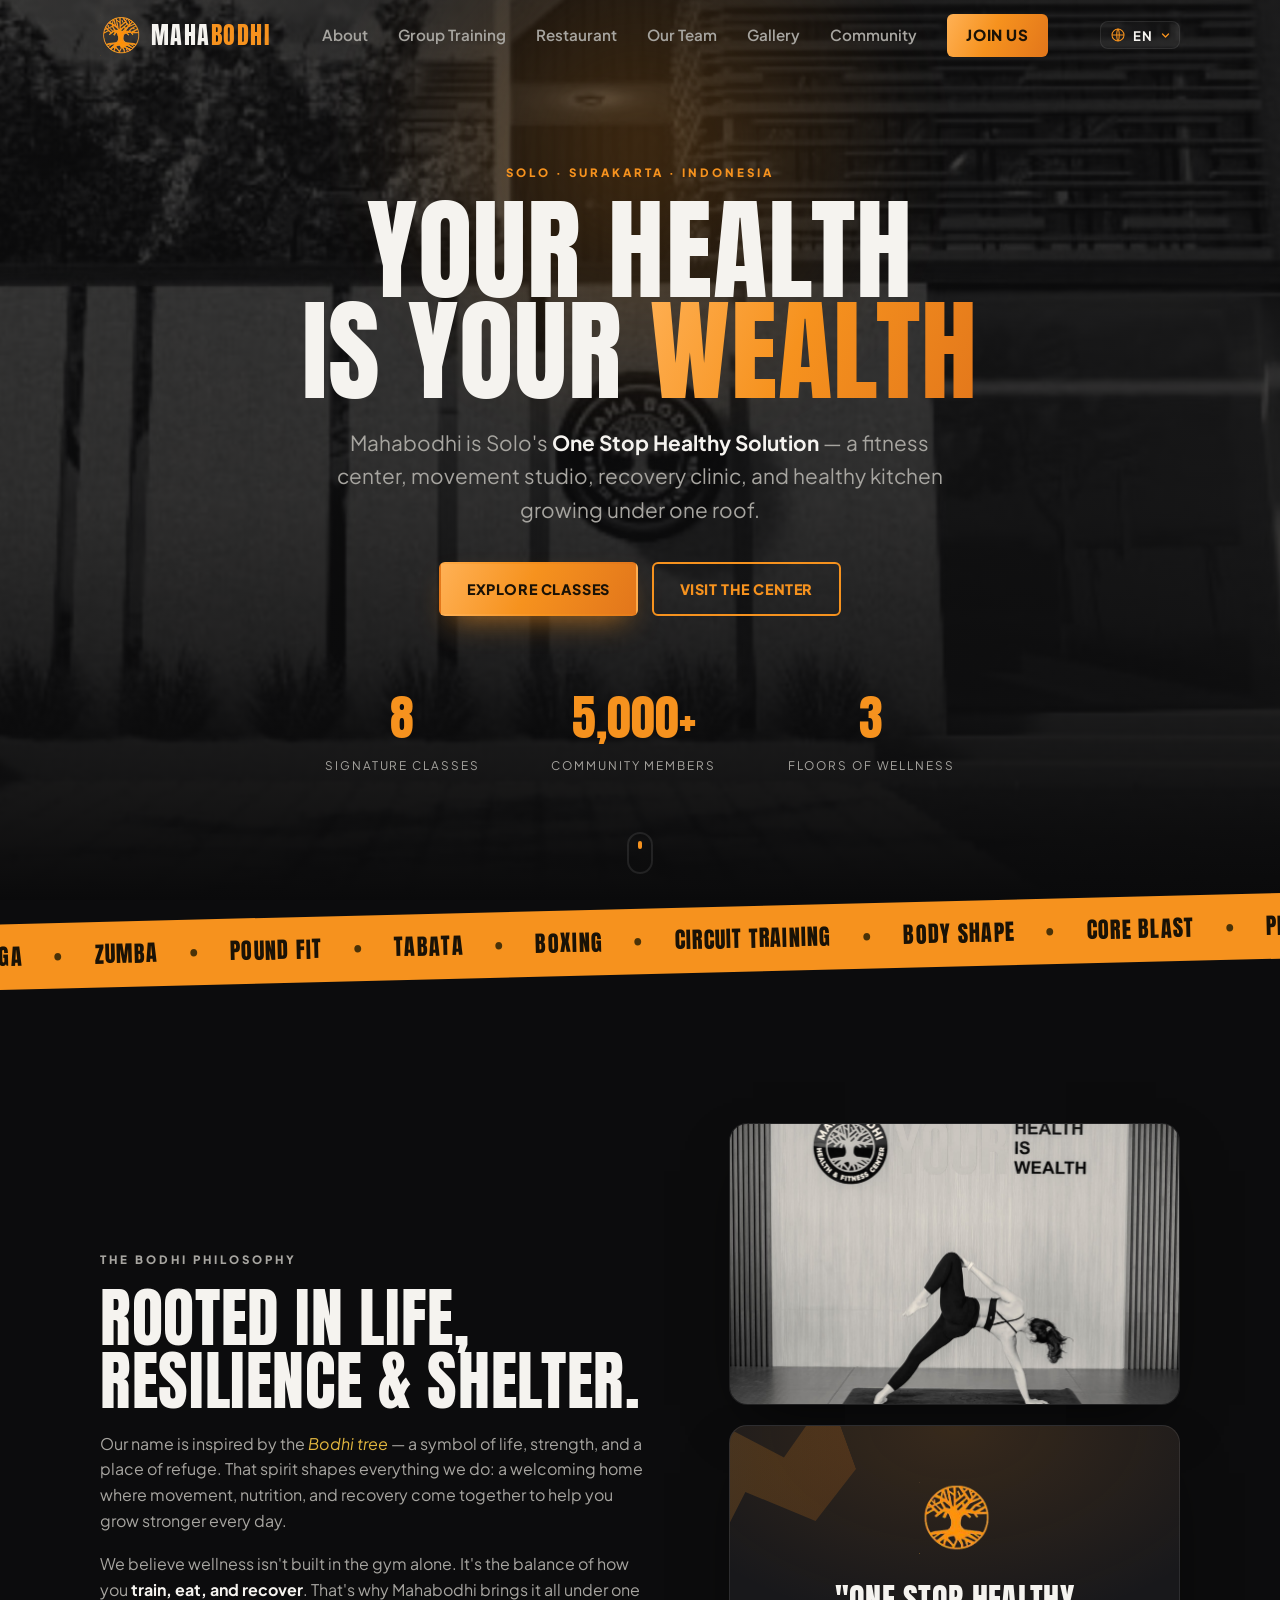
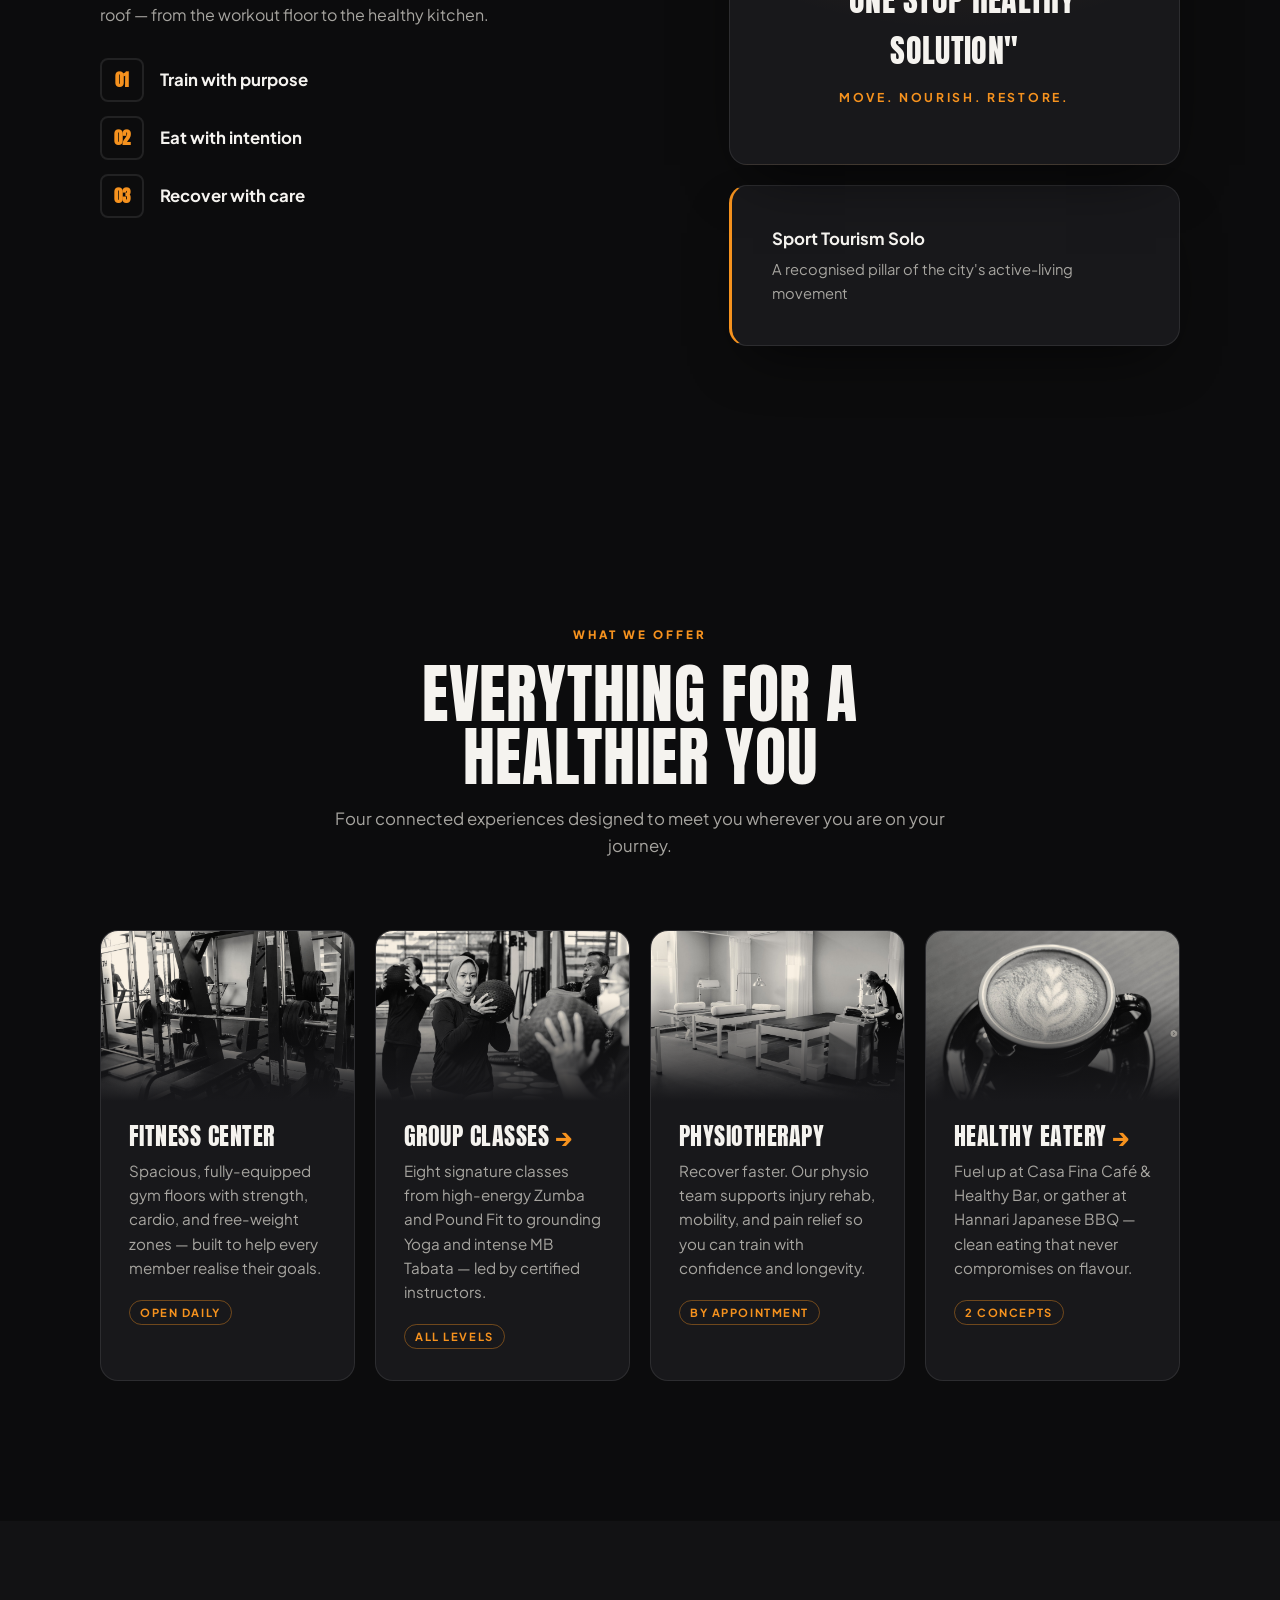
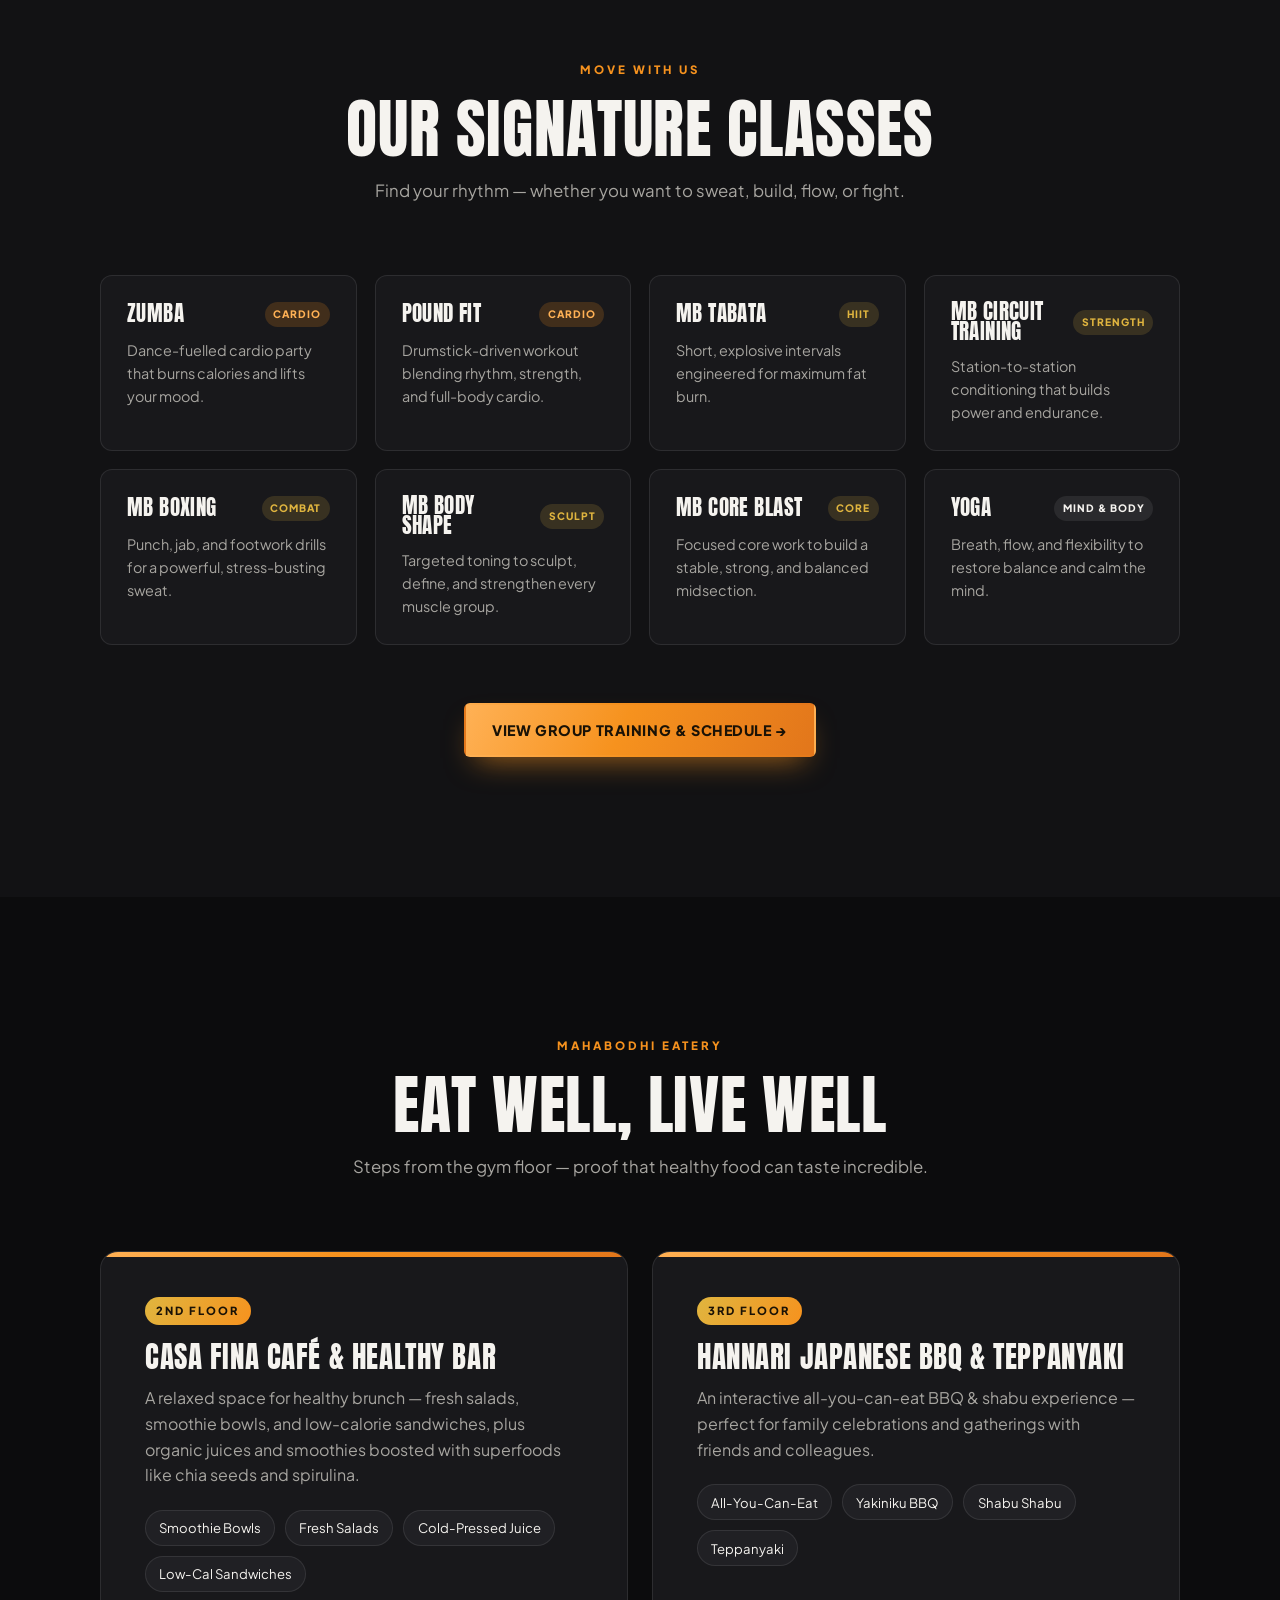
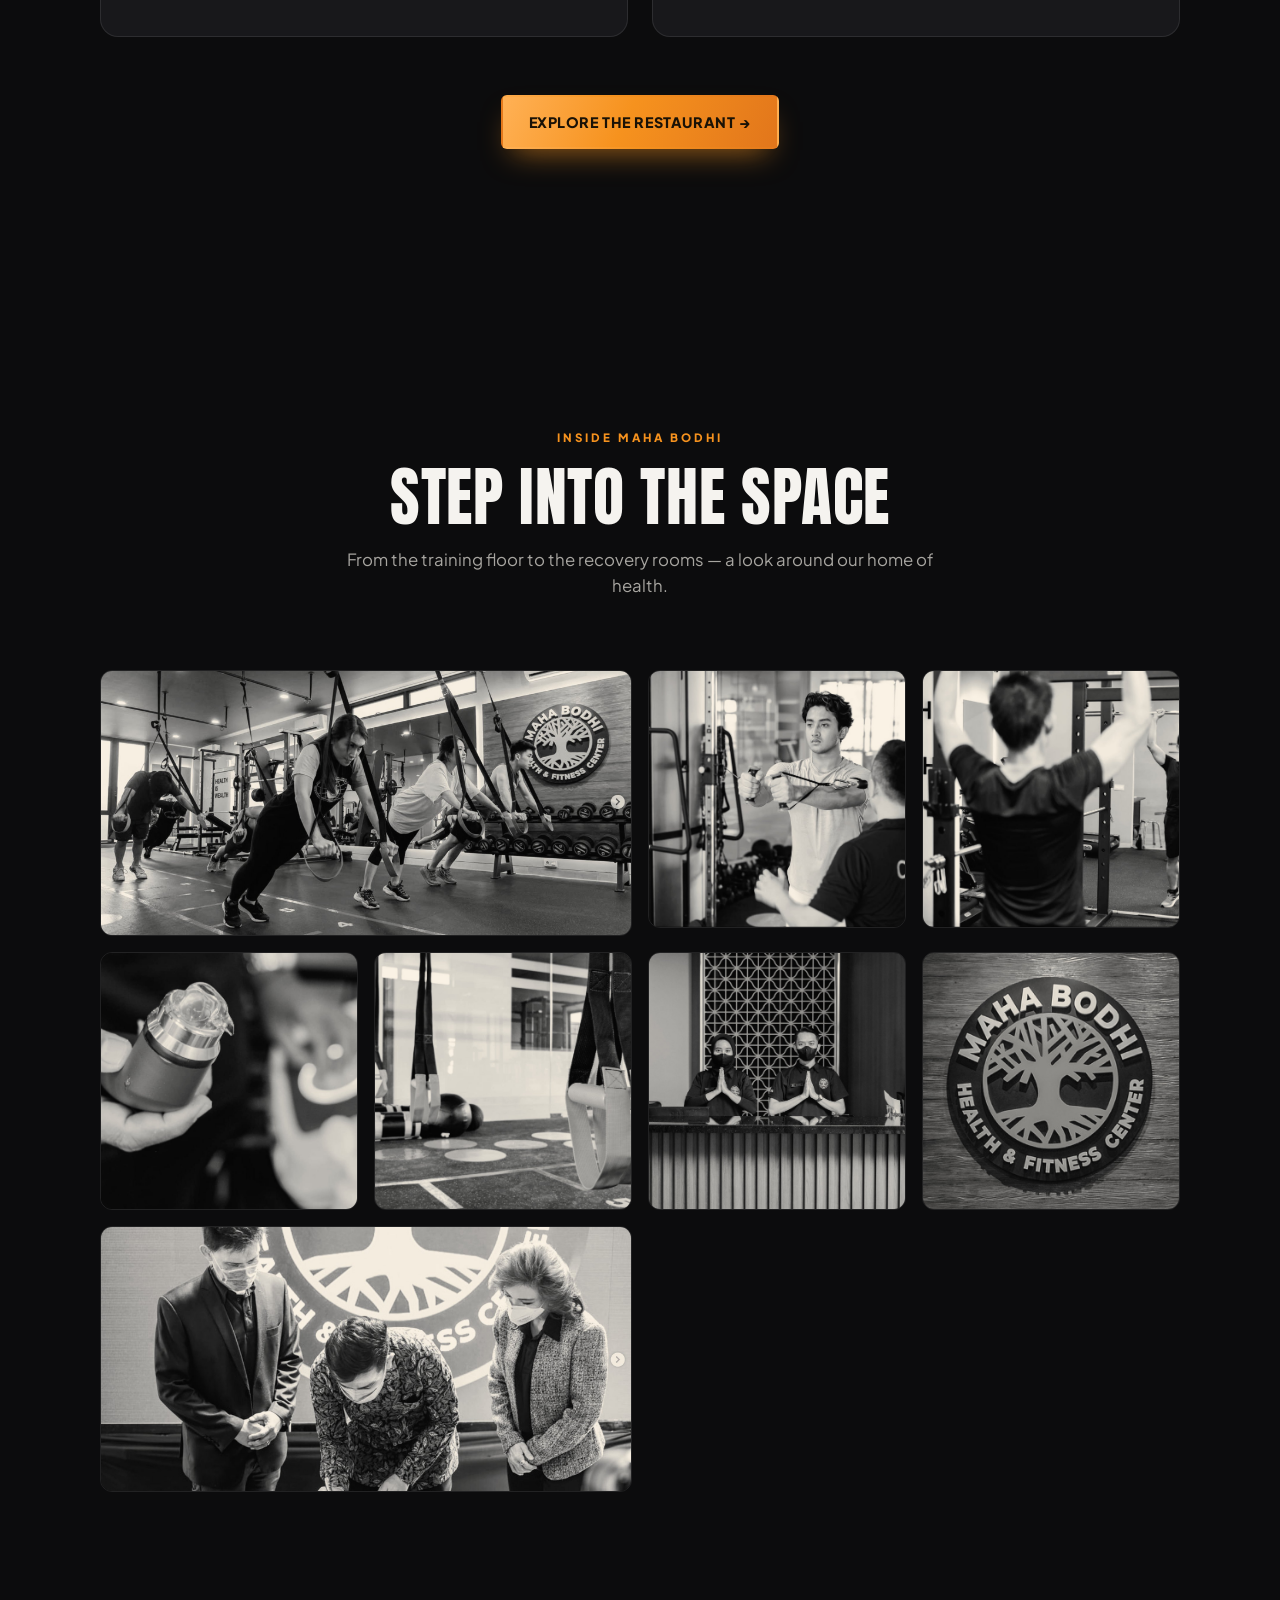
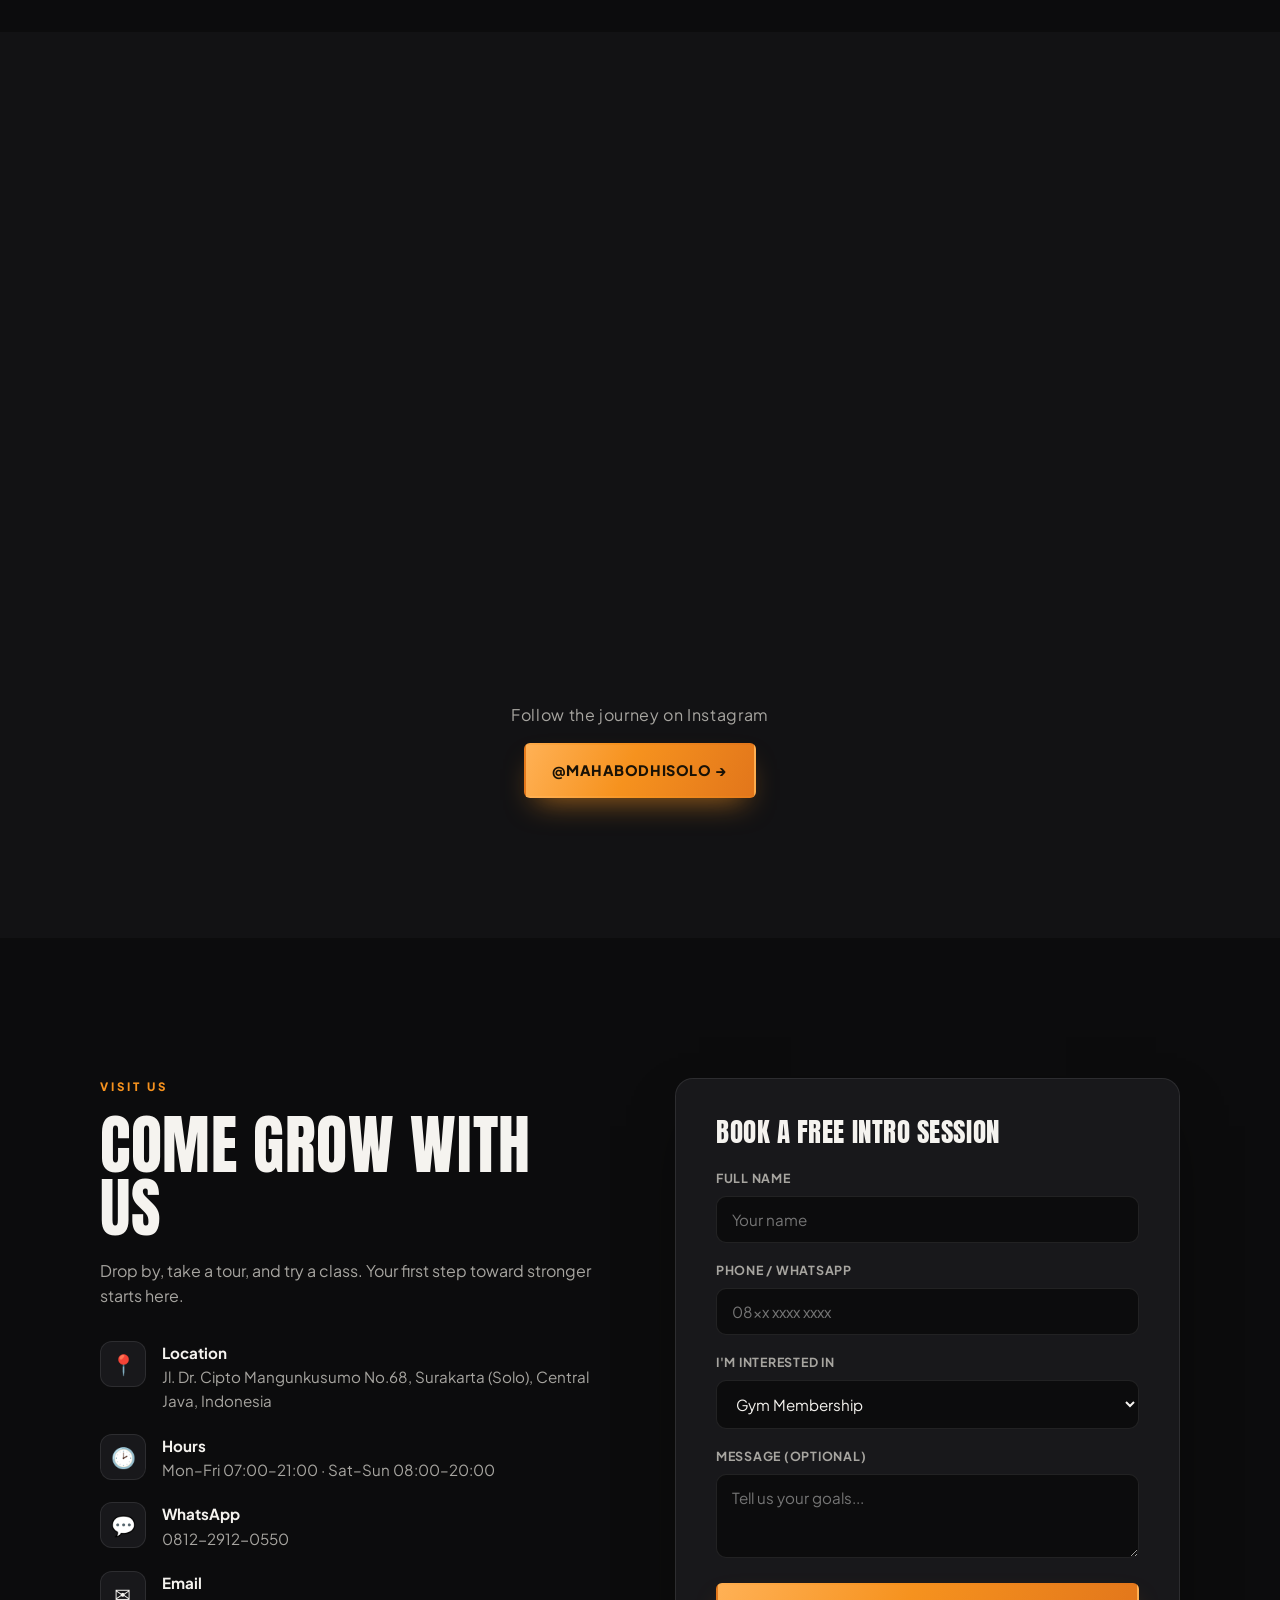
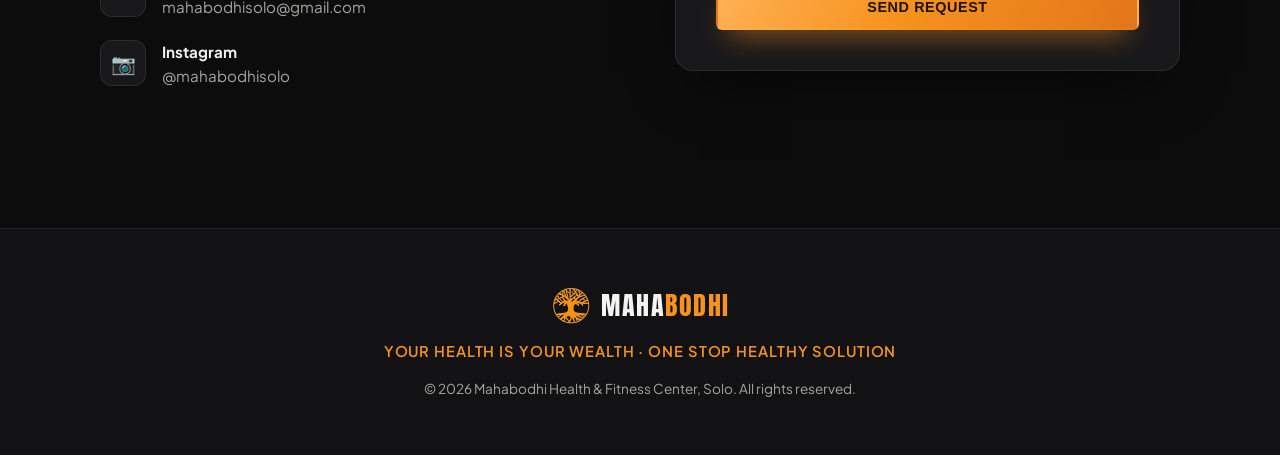
<file: index.html>
<!DOCTYPE html>
<html lang="en">
<head>
  <meta charset="UTF-8" />
  <meta name="viewport" content="width=device-width, initial-scale=1.0" />
  <title>Mahabodhi · Health &amp; Fitness Center · Solo</title>
  <meta name="description" content="Mahabodhi Health & Fitness Center in Solo (Surakarta) — your One Stop Healthy Solution. Gym, group classes, physiotherapy, and a healthy eatery. Your health is your wealth." />
  <link rel="preconnect" href="https://fonts.googleapis.com" />
  <link rel="preconnect" href="https://fonts.gstatic.com" crossorigin />
  <link href="https://fonts.googleapis.com/css2?family=Anton&family=Permanent+Marker&family=Plus+Jakarta+Sans:wght@300;400;500;600;700;800&display=swap" rel="stylesheet" />
  <link rel="stylesheet" href="styles.css" />
</head>
<body>

  <!-- NAV -->
  <header class="nav" id="nav">
    <div class="nav__inner">
      <a href="#home" class="brand" aria-label="Mahabodhi home">
        <span class="brand__leaf" aria-hidden="true">
          <img src="assets/logo-tree.png" alt="" />
        </span>
        <span class="brand__text">MAHA<strong>BODHI</strong></span>
      </a>

      <nav class="nav__links" id="navLinks">
        <a href="#about" data-i18n="nav.about">About</a>
        <a href="group-training.html" data-i18n="nav.training">Group Training</a>
        <a href="restaurant.html" data-i18n="nav.restaurant">Restaurant</a>
        <a href="team.html" data-i18n="nav.team">Our Team</a>
        <a href="#gallery" data-i18n="nav.gallery">Gallery</a>
        <a href="#community" data-i18n="nav.community">Community</a>
        <a href="#contact" class="nav__cta" data-i18n="nav.cta">Join Us</a>
      </nav>

      <div class="nav__right">
        <div class="nav__lang">
          <span class="nav__lang-ic" aria-hidden="true">
            <svg viewBox="0 0 24 24" fill="none" xmlns="http://www.w3.org/2000/svg">
              <circle cx="12" cy="12" r="9" stroke="currentColor" stroke-width="1.6"/>
              <path d="M3 12h18M12 3c2.5 2.5 2.5 15 0 18M12 3c-2.5 2.5-2.5 15 0 18" stroke="currentColor" stroke-width="1.6"/>
            </svg>
          </span>
          <select id="langSelect" aria-label="Select language">
            <option value="en">EN</option>
            <option value="id">ID</option>
            <option value="jv">JV</option>
          </select>
        </div>

        <button class="nav__toggle" id="navToggle" aria-label="Toggle menu" aria-expanded="false">
          <span></span><span></span><span></span>
        </button>
      </div>
    </div>
  </header>

  <!-- HERO -->
  <section class="hero" id="home">
    <div class="hero__bg" aria-hidden="true"></div>
    <div class="hero__glow" aria-hidden="true"></div>
    <div class="hero__content reveal">
      <p class="eyebrow">Solo · Surakarta · Indonesia</p>
      <h1 class="hero__title" data-i18n="hero.title">Your Health<br />Is Your <span class="grad">Wealth</span></h1>
      <p class="hero__lead" data-i18n="hero.lead">
        Mahabodhi is Solo's <strong>One Stop Healthy Solution</strong> — a fitness center,
        movement studio, recovery clinic, and healthy kitchen growing under one roof.
      </p>
      <div class="hero__actions">
        <a href="group-training.html" class="btn btn--primary" data-i18n="hero.btnClasses">Explore Classes</a>
        <a href="#contact" class="btn btn--ghost" data-i18n="hero.btnVisit">Visit the Center</a>
      </div>
      <div class="hero__stats">
        <div class="stat"><span class="stat__num" data-count="8">0</span><span class="stat__label" data-i18n="hero.stat1">Signature Classes</span></div>
        <div class="stat"><span class="stat__num" data-count="5000" data-suffix="+">0</span><span class="stat__label" data-i18n="hero.stat2">Community Members</span></div>
        <div class="stat"><span class="stat__num" data-count="3">0</span><span class="stat__label" data-i18n="hero.stat3">Floors of Wellness</span></div>
      </div>
    </div>
    <a href="#about" class="hero__scroll" aria-label="Scroll down">
      <span></span>
    </a>
  </section>

  <!-- MARQUEE -->
  <div class="marquee" aria-hidden="true">
    <div class="marquee__track">
      <span>Yoga</span><span>•</span><span>Zumba</span><span>•</span><span>Pound Fit</span><span>•</span>
      <span>Tabata</span><span>•</span><span>Boxing</span><span>•</span><span>Circuit Training</span><span>•</span>
      <span>Body Shape</span><span>•</span><span>Core Blast</span><span>•</span><span>Physiotherapy</span><span>•</span>
      <span>Yoga</span><span>•</span><span>Zumba</span><span>•</span><span>Pound Fit</span><span>•</span>
      <span>Tabata</span><span>•</span><span>Boxing</span><span>•</span><span>Circuit Training</span><span>•</span>
      <span>Body Shape</span><span>•</span><span>Core Blast</span><span>•</span><span>Physiotherapy</span><span>•</span>
    </div>
  </div>

  <!-- ABOUT -->
  <section class="about section" id="about">
    <div class="container about__grid">
      <div class="about__text reveal">
        <p class="eyebrow" data-i18n="about.eyebrow">The Bodhi Philosophy</p>
        <h2 class="section__title" data-i18n="about.title">Rooted in life,<br />resilience &amp; shelter.</h2>
        <p data-i18n="about.p1">
          Our name is inspired by the <em>Bodhi tree</em> — a symbol of life, strength, and
          a place of refuge. That spirit shapes everything we do: a welcoming home where
          movement, nutrition, and recovery come together to help you grow stronger every day.
        </p>
        <p data-i18n="about.p2">
          We believe wellness isn't built in the gym alone. It's the balance of how you
          <strong>train, eat, and recover</strong>. That's why Mahabodhi brings it all under one roof —
          from the workout floor to the healthy kitchen.
        </p>
        <ul class="about__pillars">
          <li><span>01</span> <span data-i18n="about.pillar1">Train with purpose</span></li>
          <li><span>02</span> <span data-i18n="about.pillar2">Eat with intention</span></li>
          <li><span>03</span> <span data-i18n="about.pillar3">Recover with care</span></li>
        </ul>
      </div>
      <div class="about__visual reveal">
        <div class="about__photo"><img src="assets/yoga.jpg" alt="Yoga practice at Maha Bodhi Health & Fitness Center" loading="lazy" /></div>
        <div class="about__card about__card--main">
          <div class="about__leaf" aria-hidden="true">
            <img src="assets/logo-tree.png" alt="" />
          </div>
          <p class="about__quote">"One Stop Healthy Solution"</p>
          <p class="about__sub" data-i18n="about.sub">Move. Nourish. Restore.</p>
        </div>
        <div class="about__card about__card--badge">
          <strong>Sport Tourism Solo</strong>
          <span data-i18n="about.badgeText">A recognised pillar of the city's active-living movement</span>
        </div>
      </div>
    </div>
  </section>

  <!-- SERVICES -->
  <section class="services section" id="services">
    <div class="container">
      <div class="section__head reveal">
        <p class="eyebrow" data-i18n="services.eyebrow">What We Offer</p>
        <h2 class="section__title" data-i18n="services.title">Everything for a healthier you</h2>
        <p class="section__intro" data-i18n="services.intro">Four connected experiences designed to meet you wherever you are on your journey.</p>
      </div>
      <div class="services__grid">
        <article class="svc reveal">
          <div class="svc__img" style="background-image:url('assets/weights.jpg')"></div>
          <div class="svc__body">
            <h3 data-i18n="svc1.title">Fitness Center</h3>
            <p data-i18n="svc1.desc">Spacious, fully-equipped gym floors with strength, cardio, and free-weight zones — built to help every member realise their goals.</p>
            <span class="svc__tag" data-i18n="svc1.tag">Open daily</span>
          </div>
        </article>
        <a class="svc svc--link reveal" href="group-training.html">
          <div class="svc__img" style="background-image:url('assets/medball-class.jpg')"></div>
          <div class="svc__body">
            <h3 data-i18n="svc2.title">Group Classes</h3>
            <p data-i18n="svc2.desc">Eight signature classes from high-energy Zumba and Pound Fit to grounding Yoga and intense MB Tabata — led by certified instructors.</p>
            <span class="svc__tag" data-i18n="svc2.tag">All levels</span>
          </div>
        </a>
        <article class="svc reveal">
          <div class="svc__img" style="background-image:url('assets/physio-room.jpg')"></div>
          <div class="svc__body">
            <h3 data-i18n="svc3.title">Physiotherapy</h3>
            <p data-i18n="svc3.desc">Recover faster. Our physio team supports injury rehab, mobility, and pain relief so you can train with confidence and longevity.</p>
            <span class="svc__tag" data-i18n="svc3.tag">By appointment</span>
          </div>
        </article>
        <a class="svc svc--link reveal" href="restaurant.html">
          <div class="svc__img" style="background-image:url('assets/coffee.jpg')"></div>
          <div class="svc__body">
            <h3 data-i18n="svc4.title">Healthy Eatery</h3>
            <p data-i18n="svc4.desc">Fuel up at Casa Fina Café &amp; Healthy Bar, or gather at Hannari Japanese BBQ — clean eating that never compromises on flavour.</p>
            <span class="svc__tag" data-i18n="svc4.tag">2 concepts</span>
          </div>
        </a>
      </div>
    </div>
  </section>

  <!-- CLASSES -->
  <section class="classes section" id="classes">
    <div class="container">
      <div class="section__head reveal">
        <p class="eyebrow" data-i18n="classes.eyebrow">Move With Us</p>
        <h2 class="section__title" data-i18n="classes.title">Our signature classes</h2>
        <p class="section__intro" data-i18n="classes.intro">Find your rhythm — whether you want to sweat, build, flow, or fight.</p>
      </div>

      <div class="classes__grid">
        <div class="class-card reveal" data-cat="cardio">
          <div class="class-card__top"><h3>Zumba</h3><span class="pill pill--cardio" data-i18n="pill.cardio">Cardio</span></div>
          <p data-i18n="cls1.desc">Dance-fuelled cardio party that burns calories and lifts your mood.</p>
        </div>
        <div class="class-card reveal" data-cat="cardio">
          <div class="class-card__top"><h3>Pound Fit</h3><span class="pill pill--cardio" data-i18n="pill.cardio">Cardio</span></div>
          <p data-i18n="cls2.desc">Drumstick-driven workout blending rhythm, strength, and full-body cardio.</p>
        </div>
        <div class="class-card reveal" data-cat="strength">
          <div class="class-card__top"><h3>MB Tabata</h3><span class="pill pill--strength" data-i18n="pill.hiit">HIIT</span></div>
          <p data-i18n="cls3.desc">Short, explosive intervals engineered for maximum fat burn.</p>
        </div>
        <div class="class-card reveal" data-cat="strength">
          <div class="class-card__top"><h3>MB Circuit Training</h3><span class="pill pill--strength" data-i18n="pill.strength">Strength</span></div>
          <p data-i18n="cls4.desc">Station-to-station conditioning that builds power and endurance.</p>
        </div>
        <div class="class-card reveal" data-cat="strength">
          <div class="class-card__top"><h3>MB Boxing</h3><span class="pill pill--strength" data-i18n="pill.combat">Combat</span></div>
          <p data-i18n="cls5.desc">Punch, jab, and footwork drills for a powerful, stress-busting sweat.</p>
        </div>
        <div class="class-card reveal" data-cat="strength">
          <div class="class-card__top"><h3>MB Body Shape</h3><span class="pill pill--strength" data-i18n="pill.sculpt">Sculpt</span></div>
          <p data-i18n="cls6.desc">Targeted toning to sculpt, define, and strengthen every muscle group.</p>
        </div>
        <div class="class-card reveal" data-cat="strength">
          <div class="class-card__top"><h3>MB Core Blast</h3><span class="pill pill--strength" data-i18n="pill.core">Core</span></div>
          <p data-i18n="cls7.desc">Focused core work to build a stable, strong, and balanced midsection.</p>
        </div>
        <div class="class-card reveal" data-cat="mind">
          <div class="class-card__top"><h3>Yoga</h3><span class="pill pill--mind" data-i18n="pill.mind">Mind &amp; Body</span></div>
          <p data-i18n="cls8.desc">Breath, flow, and flexibility to restore balance and calm the mind.</p>
        </div>
      </div>
      <div class="section__cta reveal">
        <a href="group-training.html" class="btn btn--primary" data-i18n="classes.cta">View Group Training &amp; Schedule →</a>
      </div>
    </div>
  </section>

  <!-- EATERY -->
  <section class="eatery section" id="eatery">
    <div class="container">
      <div class="section__head reveal">
        <p class="eyebrow" data-i18n="eatery.eyebrow">Mahabodhi Eatery</p>
        <h2 class="section__title" data-i18n="eatery.title">Eat well, live well</h2>
        <p class="section__intro" data-i18n="eatery.intro">Steps from the gym floor — proof that healthy food can taste incredible.</p>
      </div>

      <div class="eatery__grid">
        <article class="eatery__card reveal">
          <div class="eatery__floor" data-i18n="eat1.floor">2nd Floor</div>
          <h3>Casa Fina Café &amp; Healthy Bar</h3>
          <p data-i18n="eat1.desc">A relaxed space for healthy brunch — fresh salads, smoothie bowls, and low-calorie sandwiches, plus organic juices and smoothies boosted with superfoods like chia seeds and spirulina.</p>
          <ul class="chips">
            <li data-i18n="eat1.chip1">Smoothie Bowls</li><li data-i18n="eat1.chip2">Fresh Salads</li><li data-i18n="eat1.chip3">Cold-Pressed Juice</li><li data-i18n="eat1.chip4">Low-Cal Sandwiches</li>
          </ul>
        </article>
        <article class="eatery__card reveal">
          <div class="eatery__floor" data-i18n="eat2.floor">3rd Floor</div>
          <h3>Hannari Japanese BBQ &amp; Teppanyaki</h3>
          <p data-i18n="eat2.desc">An interactive all-you-can-eat BBQ &amp; shabu experience — perfect for family celebrations and gatherings with friends and colleagues.</p>
          <ul class="chips">
            <li data-i18n="eat2.chip1">All-You-Can-Eat</li><li data-i18n="eat2.chip2">Yakiniku BBQ</li><li data-i18n="eat2.chip3">Shabu Shabu</li><li data-i18n="eat2.chip4">Teppanyaki</li>
          </ul>
        </article>
      </div>
      <div class="section__cta reveal">
        <a href="restaurant.html" class="btn btn--primary" data-i18n="eatery.cta">Explore the Restaurant →</a>
      </div>
    </div>
  </section>

  <!-- GALLERY -->
  <section class="gallery section" id="gallery">
    <div class="container">
      <div class="section__head reveal">
        <p class="eyebrow" data-i18n="gallery.eyebrow">Inside Maha Bodhi</p>
        <h2 class="section__title" data-i18n="gallery.title">Step into the space</h2>
        <p class="section__intro" data-i18n="gallery.intro">From the training floor to the recovery rooms — a look around our home of health.</p>
      </div>
      <div class="gallery__grid">
        <figure class="gallery__item gallery__item--wide reveal"><img src="assets/trx-class.jpg" alt="TRX suspension training group class" loading="lazy" /><figcaption data-i18n="gallery.cap1">TRX &amp; Circuit Training</figcaption></figure>
        <figure class="gallery__item reveal"><img src="assets/coaching.jpg" alt="Personal coaching on the cable machine" loading="lazy" /><figcaption data-i18n="gallery.cap2">1-on-1 Coaching</figcaption></figure>
        <figure class="gallery__item reveal"><img src="assets/strength.jpg" alt="Strength training at the squat rack" loading="lazy" /><figcaption data-i18n="gallery.cap3">Strength Floor</figcaption></figure>
        <figure class="gallery__item reveal"><img src="assets/physio-device.jpg" alt="Physiotherapy recovery equipment" loading="lazy" /><figcaption data-i18n="gallery.cap4">Recovery Tech</figcaption></figure>
        <figure class="gallery__item reveal"><img src="assets/trx-detail.jpg" alt="TRX straps on the studio floor" loading="lazy" /><figcaption data-i18n="gallery.cap5">Functional Studio</figcaption></figure>
        <figure class="gallery__item reveal"><img src="assets/reception.jpg" alt="Maha Bodhi front desk team" loading="lazy" /><figcaption data-i18n="gallery.cap6">A Warm Welcome</figcaption></figure>
        <figure class="gallery__item gallery__item--wide reveal"><img src="assets/event.jpg" alt="Community event at Maha Bodhi" loading="lazy" /><figcaption data-i18n="gallery.cap7">Community Events</figcaption></figure>
        <figure class="gallery__item reveal"><img src="assets/logo-wall.jpg" alt="Maha Bodhi tree-of-life logo" loading="lazy" /><figcaption data-i18n="gallery.cap8">The Bodhi Mark</figcaption></figure>
      </div>
    </div>
  </section>

  <!-- COMMUNITY -->
  <section class="community section" id="community">
    <div class="container">
      <div class="section__head reveal">
        <p class="eyebrow" data-i18n="community.eyebrow">More Than A Gym</p>
        <h2 class="section__title" data-i18n="community.title">A community that lifts each other</h2>
        <p class="section__intro" data-i18n="community.intro">Events, challenges, and shared milestones — because progress is better together.</p>
      </div>

      <div class="community__grid">
        <div class="event reveal">
          <div class="event__date"><span class="event__day" data-i18n="ev1.day">SAT</span><span class="event__time">07:00</span></div>
          <div class="event__body">
            <h3 data-i18n="ev1.title">Weekend Group Burn</h3>
            <p data-i18n="ev1.desc">Kick off your weekend with our high-energy circuit &amp; Zumba combo open to all members.</p>
          </div>
        </div>
        <div class="event reveal">
          <div class="event__date"><span class="event__day" data-i18n="ev2.day">MON</span><span class="event__time">18:00</span></div>
          <div class="event__body">
            <h3 data-i18n="ev2.title">Yoga &amp; Recovery Flow</h3>
            <p data-i18n="ev2.desc">Wind down the week with a restorative session guided by our physio &amp; yoga team.</p>
          </div>
        </div>
        <div class="event reveal">
          <div class="event__date"><span class="event__day">∞</span><span class="event__time" data-i18n="ev3.time">Always</span></div>
          <div class="event__body">
            <h3 data-i18n="ev3.title">Share Love Challenges</h3>
            <p data-i18n="ev3.desc">Seasonal community challenges and giveaways that celebrate every member's journey.</p>
          </div>
        </div>
      </div>

      <div class="community__cta reveal">
        <p data-i18n="community.cta">Follow the journey on Instagram</p>
        <a class="btn btn--primary" href="https://www.instagram.com/mahabodhisolo/" target="_blank" rel="noopener noreferrer">@mahabodhisolo →</a>
      </div>
    </div>
  </section>

  <!-- CONTACT -->
  <section class="contact section" id="contact">
    <div class="container contact__grid">
      <div class="contact__info reveal">
        <p class="eyebrow" data-i18n="contact.eyebrow">Visit Us</p>
        <h2 class="section__title" data-i18n="contact.title">Come grow with us</h2>
        <p class="contact__lead" data-i18n="contact.lead">Drop by, take a tour, and try a class. Your first step toward stronger starts here.</p>

        <ul class="contact__list">
          <li>
            <span class="contact__ic">📍</span>
            <div><strong data-i18n="contact.location">Location</strong><br /><span data-i18n="contact.locationVal">Jl. Dr. Cipto Mangunkusumo No.68, Surakarta (Solo), Central Java, Indonesia</span></div>
          </li>
          <li>
            <span class="contact__ic">🕑</span>
            <div><strong data-i18n="contact.hours">Hours</strong><br /><span data-i18n="contact.hoursVal">Mon–Fri 07:00–21:00 · Sat–Sun 08:00–20:00</span></div>
          </li>
          <li>
            <span class="contact__ic">💬</span>
            <div><strong data-i18n="contact.whatsapp">WhatsApp</strong><br /><a href="https://wa.me/6281229120550" target="_blank" rel="noopener noreferrer">0812-2912-0550</a></div>
          </li>
          <li>
            <span class="contact__ic">✉️</span>
            <div><strong data-i18n="contact.email">Email</strong><br /><a href="mailto:mahabodhisolo@gmail.com">mahabodhisolo@gmail.com</a></div>
          </li>
          <li>
            <span class="contact__ic">📷</span>
            <div><strong data-i18n="contact.instagram">Instagram</strong><br /><a href="https://www.instagram.com/mahabodhisolo/" target="_blank" rel="noopener noreferrer">@mahabodhisolo</a></div>
          </li>
        </ul>
      </div>

      <form class="contact__form reveal" id="contactForm" novalidate>
        <h3 data-i18n="form.title">Book a free intro session</h3>
        <div class="field">
          <label for="name" data-i18n="form.name">Full name</label>
          <input type="text" id="name" name="name" placeholder="Your name" data-i18n-placeholder="form.namePh" required />
        </div>
        <div class="field">
          <label for="phone" data-i18n="form.phone">Phone / WhatsApp</label>
          <input type="tel" id="phone" name="phone" placeholder="08xx xxxx xxxx" data-i18n-placeholder="form.phonePh" required />
        </div>
        <div class="field">
          <label for="interest" data-i18n="form.interest">I'm interested in</label>
          <select id="interest" name="interest">
            <option data-i18n="form.opt1">Gym Membership</option>
            <option data-i18n="form.opt2">Group Classes</option>
            <option data-i18n="form.opt3">Physiotherapy</option>
            <option data-i18n="form.opt4">The Eatery</option>
          </select>
        </div>
        <div class="field">
          <label for="msg" data-i18n="form.msg">Message (optional)</label>
          <textarea id="msg" name="msg" rows="3" placeholder="Tell us your goals..." data-i18n-placeholder="form.msgPh"></textarea>
        </div>
        <button type="submit" class="btn btn--primary btn--full" data-i18n="form.btn">Send Request</button>
        <p class="form__note" id="formNote" data-i18n="form.note" hidden>Thanks! We'll be in touch soon. 🌱</p>
      </form>
    </div>
  </section>

  <!-- FOOTER -->
  <footer class="footer">
    <div class="container footer__inner">
      <a href="#home" class="brand brand--footer">
        <span class="brand__leaf" aria-hidden="true">
          <img src="assets/logo-tree.png" alt="" />
        </span>
        <span class="brand__text">MAHA<strong>BODHI</strong></span>
      </a>
      <p class="footer__tag" data-i18n="footer.tag">Your Health Is Your Wealth · One Stop Healthy Solution</p>
      <p class="footer__copy">© <span id="year"></span> <span data-i18n="footer.copy">Mahabodhi Health &amp; Fitness Center, Solo. All rights reserved.</span></p>
    </div>
  </footer>

  <script src="i18n.js"></script>
  <script src="script.js"></script>
</body>
</html>
</file>
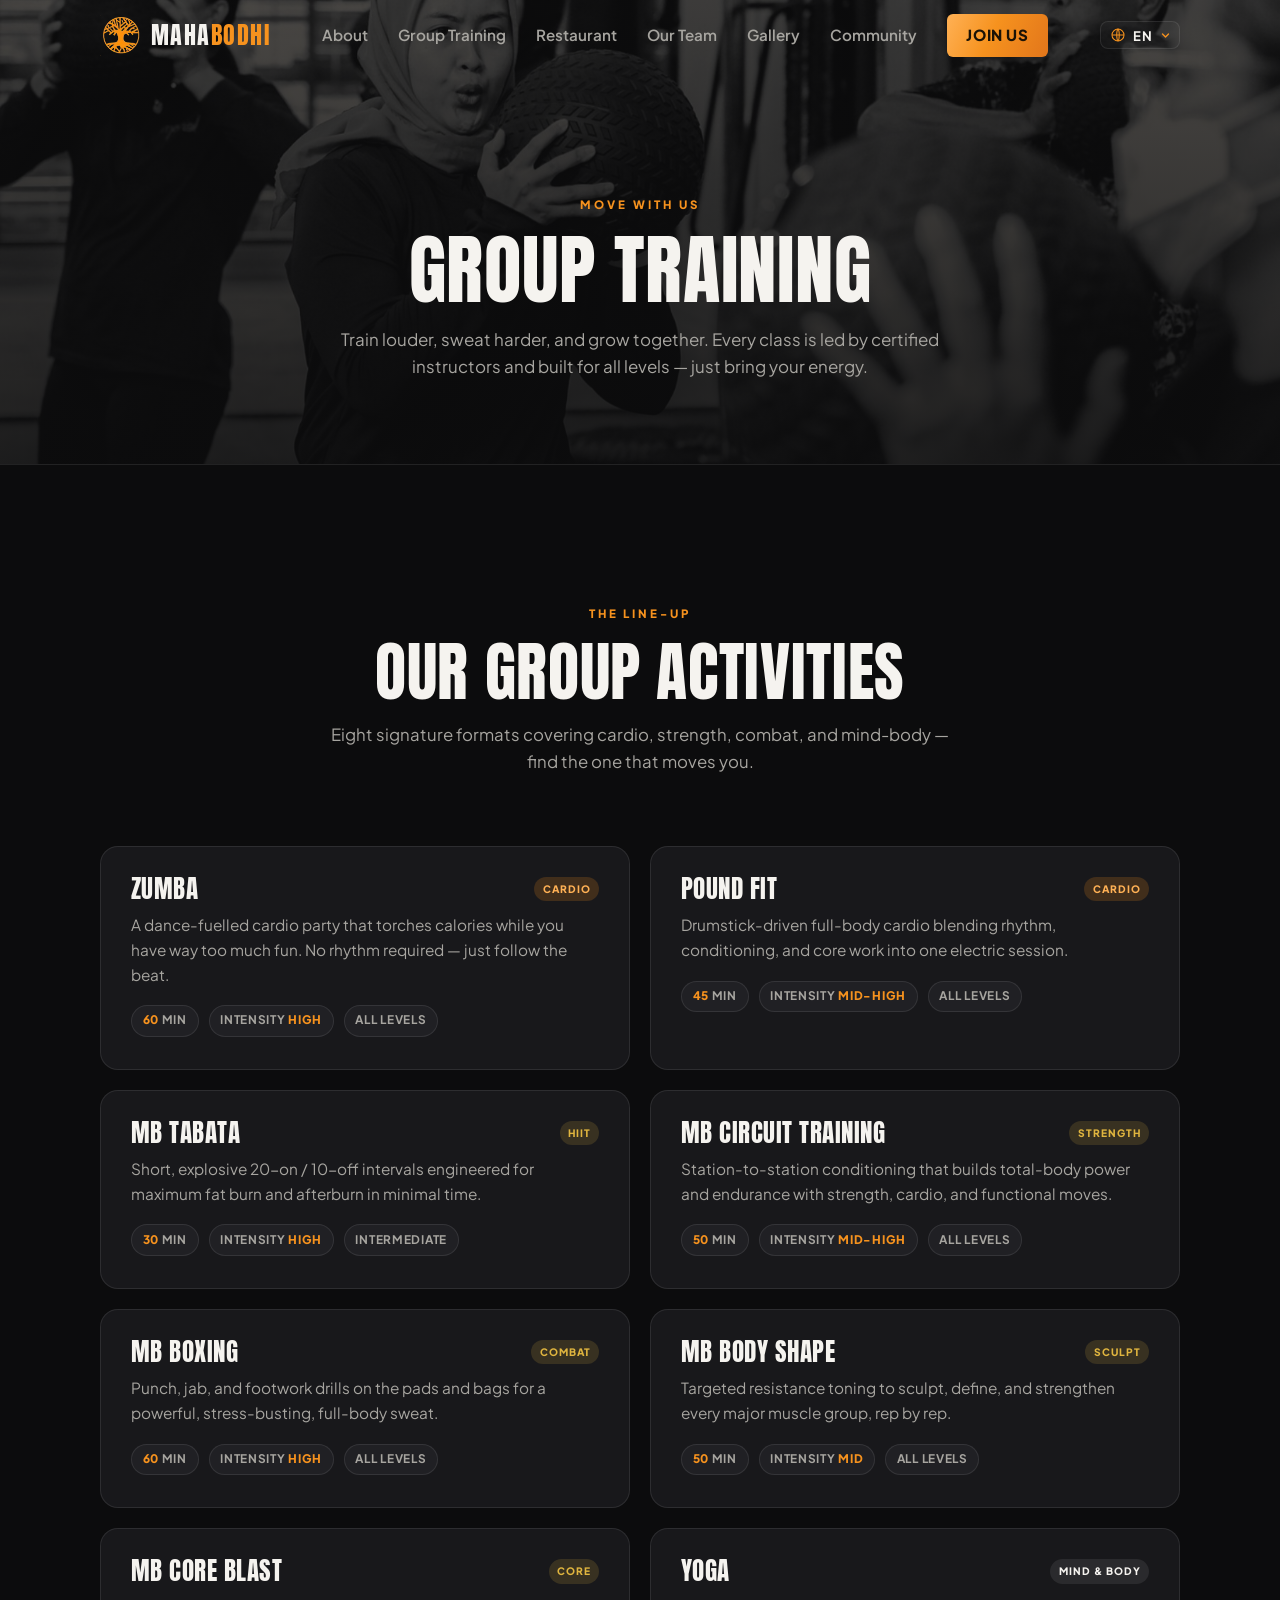
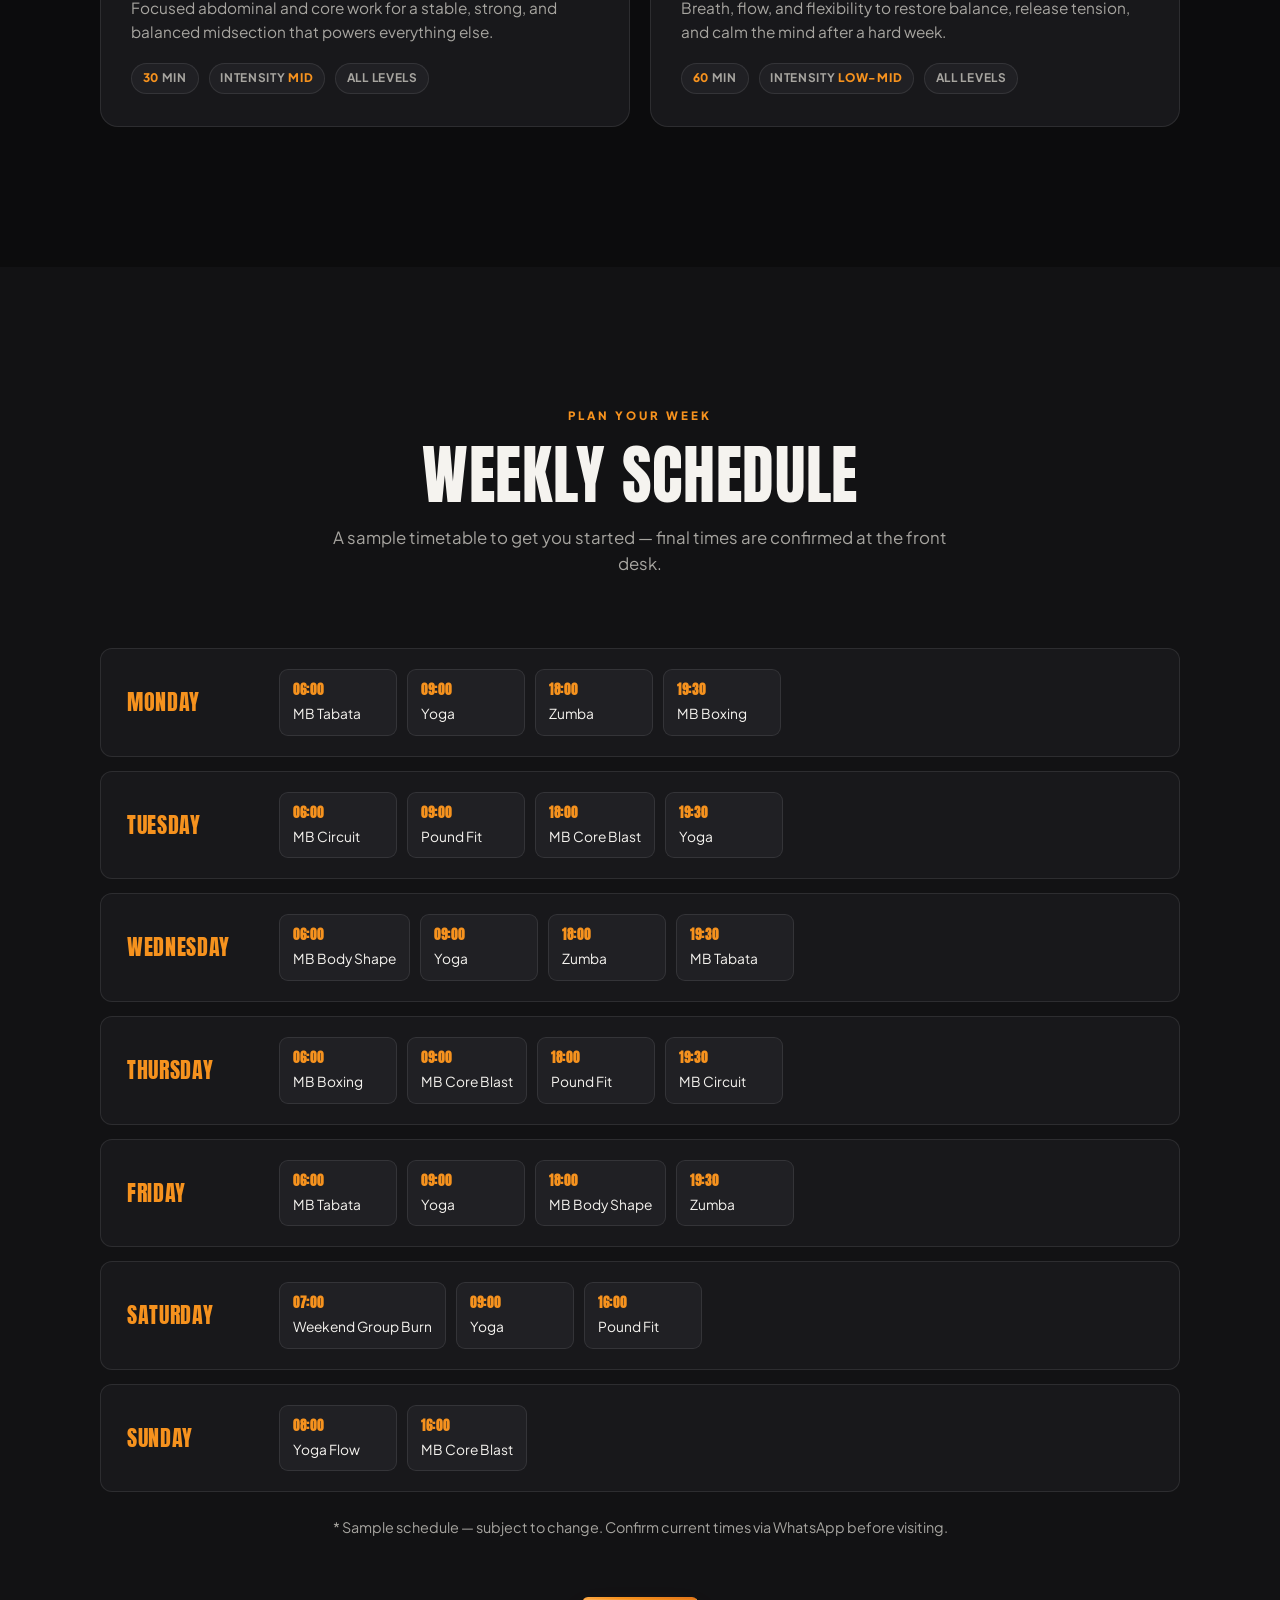
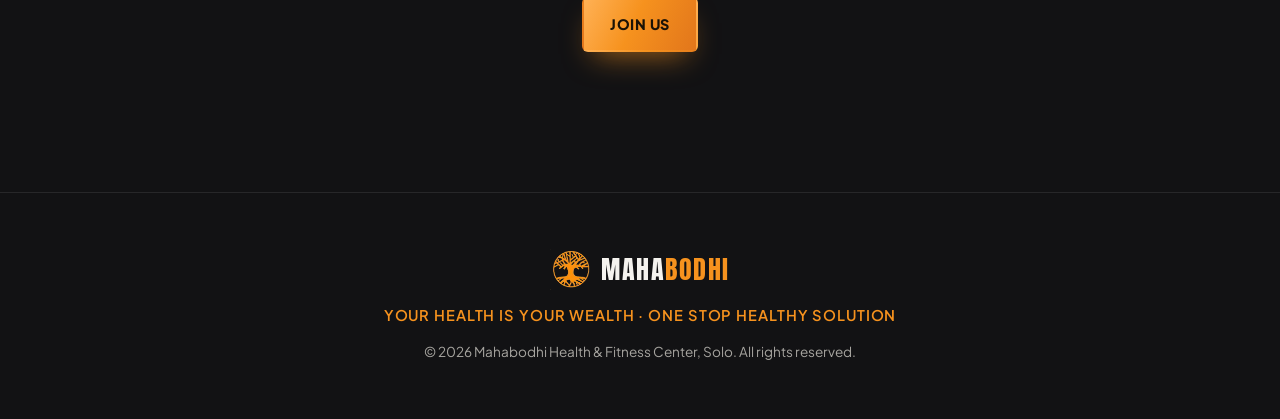
<file: group-training.html>
<!DOCTYPE html>
<html lang="en">
<head>
  <meta charset="UTF-8" />
  <meta name="viewport" content="width=device-width, initial-scale=1.0" />
  <title>Group Training · Mahabodhi Health &amp; Fitness · Solo</title>
  <meta name="description" content="Group training at Mahabodhi Solo — Zumba, Pound Fit, MB Tabata, Boxing, Yoga and more, with a full weekly class schedule." />
  <link rel="preconnect" href="https://fonts.googleapis.com" />
  <link rel="preconnect" href="https://fonts.gstatic.com" crossorigin />
  <link href="https://fonts.googleapis.com/css2?family=Anton&family=Permanent+Marker&family=Plus+Jakarta+Sans:wght@300;400;500;600;700;800&display=swap" rel="stylesheet" />
  <link rel="stylesheet" href="styles.css" />
</head>
<body>

  <!-- NAV -->
  <header class="nav scrolled" id="nav">
    <div class="nav__inner">
      <a href="index.html" class="brand" aria-label="Mahabodhi home">
        <span class="brand__leaf" aria-hidden="true"><img src="assets/logo-tree.png" alt="" /></span>
        <span class="brand__text">MAHA<strong>BODHI</strong></span>
      </a>
      <nav class="nav__links" id="navLinks">
        <a href="index.html#about" data-i18n="nav.about">About</a>
        <a href="group-training.html" aria-current="page" data-i18n="nav.training">Group Training</a>
        <a href="restaurant.html" data-i18n="nav.restaurant">Restaurant</a>
        <a href="team.html" data-i18n="nav.team">Our Team</a>
        <a href="index.html#gallery" data-i18n="nav.gallery">Gallery</a>
        <a href="index.html#community" data-i18n="nav.community">Community</a>
        <a href="index.html#contact" class="nav__cta" data-i18n="nav.cta">Join Us</a>
      </nav>
      <div class="nav__right">
        <div class="nav__lang">
          <span class="nav__lang-ic" aria-hidden="true">
            <svg viewBox="0 0 24 24" fill="none" xmlns="http://www.w3.org/2000/svg"><circle cx="12" cy="12" r="9" stroke="currentColor" stroke-width="1.6"/><path d="M3 12h18M12 3c2.5 2.5 2.5 15 0 18M12 3c-2.5 2.5-2.5 15 0 18" stroke="currentColor" stroke-width="1.6"/></svg>
          </span>
          <select id="langSelect" aria-label="Select language">
            <option value="en">EN</option><option value="id">ID</option><option value="jv">JV</option>
          </select>
        </div>
        <button class="nav__toggle" id="navToggle" aria-label="Toggle menu" aria-expanded="false">
          <span></span><span></span><span></span>
        </button>
      </div>
    </div>
  </header>

  <!-- PAGE HERO -->
  <section class="page-hero">
    <div class="page-hero__bg" style="background-image:url('assets/medball-class.jpg')"></div>
    <div class="container">
      <p class="eyebrow">Move With Us</p>
      <h1>Group Training</h1>
      <p class="page-hero__lead">Train louder, sweat harder, and grow together. Every class is led by certified instructors and built for all levels — just bring your energy.</p>
    </div>
  </section>

  <!-- ACTIVITIES -->
  <section class="section">
    <div class="container">
      <div class="section__head reveal">
        <p class="eyebrow">The Line-Up</p>
        <h2 class="section__title">Our group activities</h2>
        <p class="section__intro">Eight signature formats covering cardio, strength, combat, and mind-body — find the one that moves you.</p>
      </div>
      <div class="activities" id="activitiesGrid"></div>
    </div>
  </section>

  <!-- SCHEDULE -->
  <section class="section" style="background:var(--bg-soft)">
    <div class="container">
      <div class="section__head reveal">
        <p class="eyebrow">Plan Your Week</p>
        <h2 class="section__title">Weekly schedule</h2>
        <p class="section__intro">A sample timetable to get you started — final times are confirmed at the front desk.</p>
      </div>
      <div class="schedule" id="scheduleGrid"></div>
      <p class="sched-note" id="schedNote"></p>
      <div class="section__cta reveal">
        <a href="index.html#contact" class="btn btn--primary" data-i18n="nav.cta">Join Us</a>
      </div>
    </div>
  </section>

  <!-- FOOTER -->
  <footer class="footer">
    <div class="container footer__inner">
      <a href="index.html" class="brand brand--footer">
        <span class="brand__leaf" aria-hidden="true"><img src="assets/logo-tree.png" alt="" /></span>
        <span class="brand__text">MAHA<strong>BODHI</strong></span>
      </a>
      <p class="footer__tag" data-i18n="footer.tag">Your Health Is Your Wealth · One Stop Healthy Solution</p>
      <p class="footer__copy">© <span id="year"></span> <span data-i18n="footer.copy">Mahabodhi Health &amp; Fitness Center, Solo. All rights reserved.</span></p>
    </div>
  </footer>

  <script src="i18n.js"></script>
  <script src="content.js"></script>
  <script src="script.js"></script>
</body>
</html>
</file>
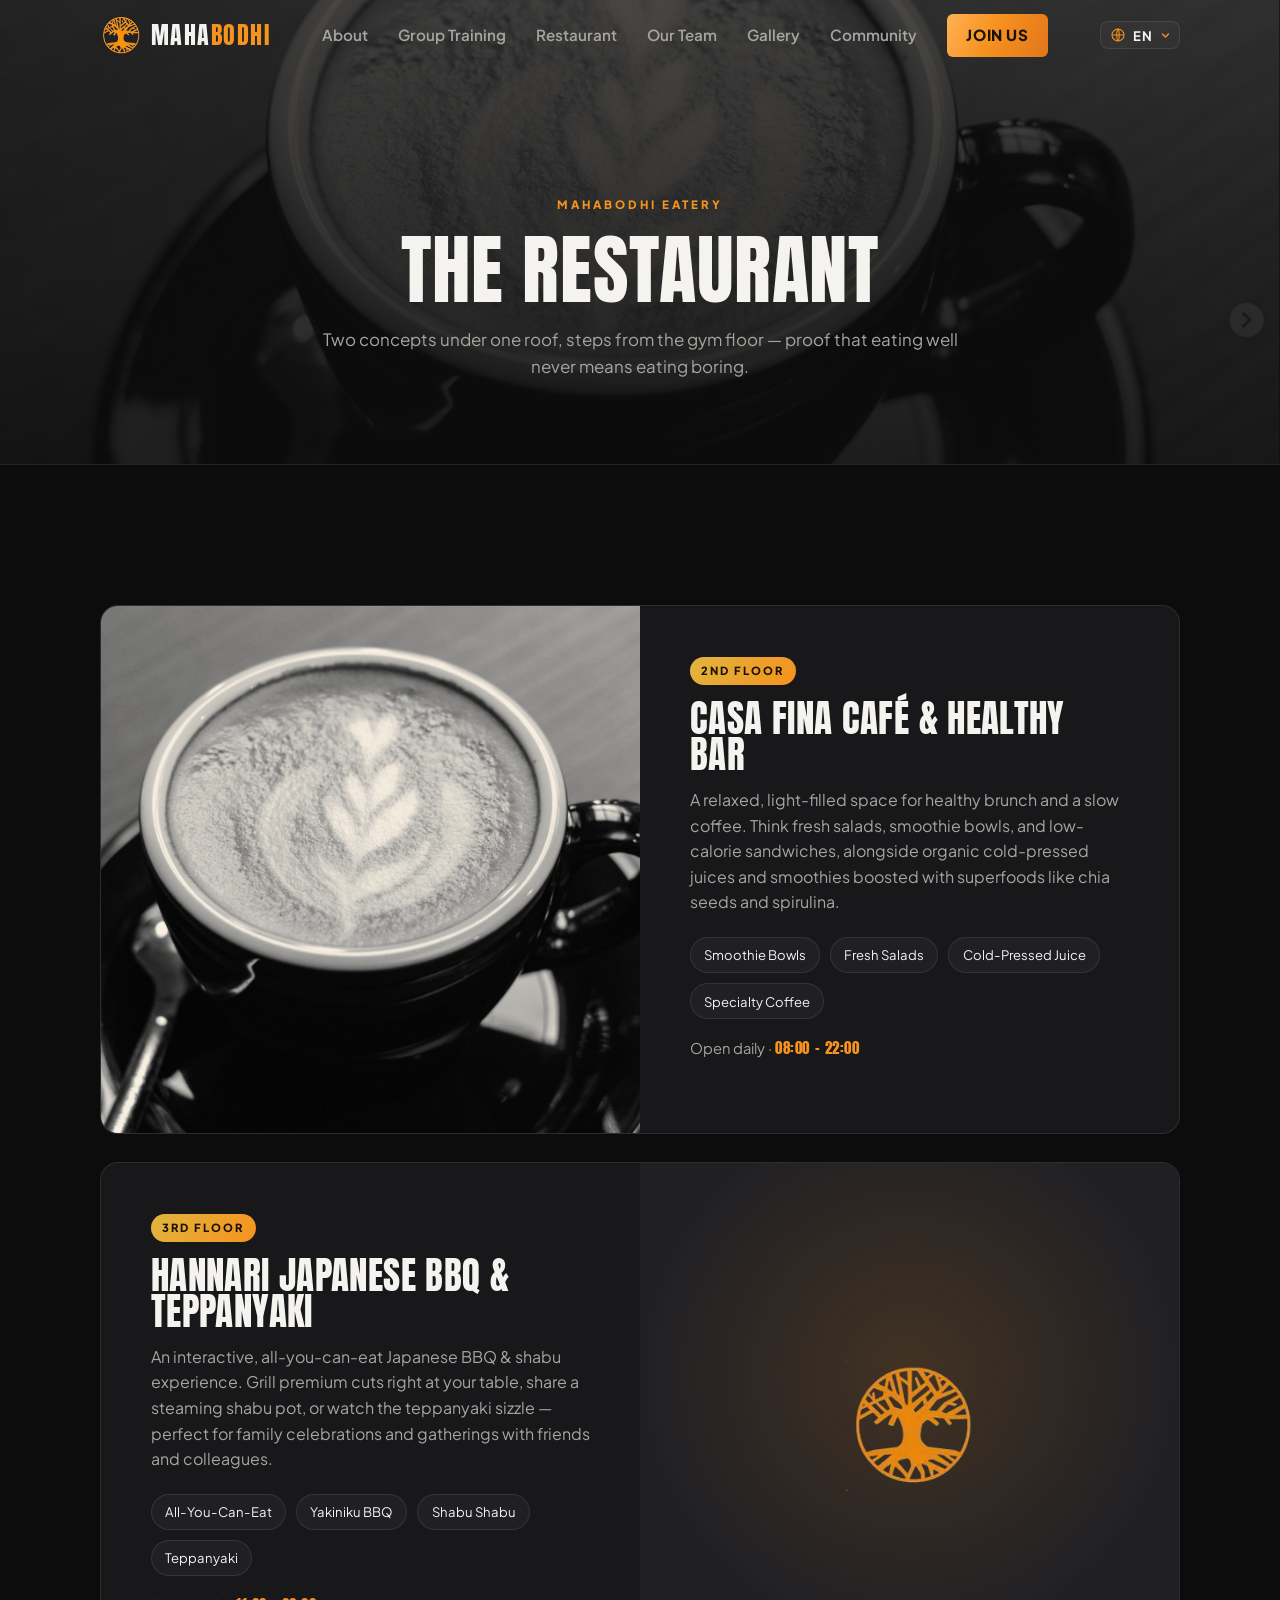
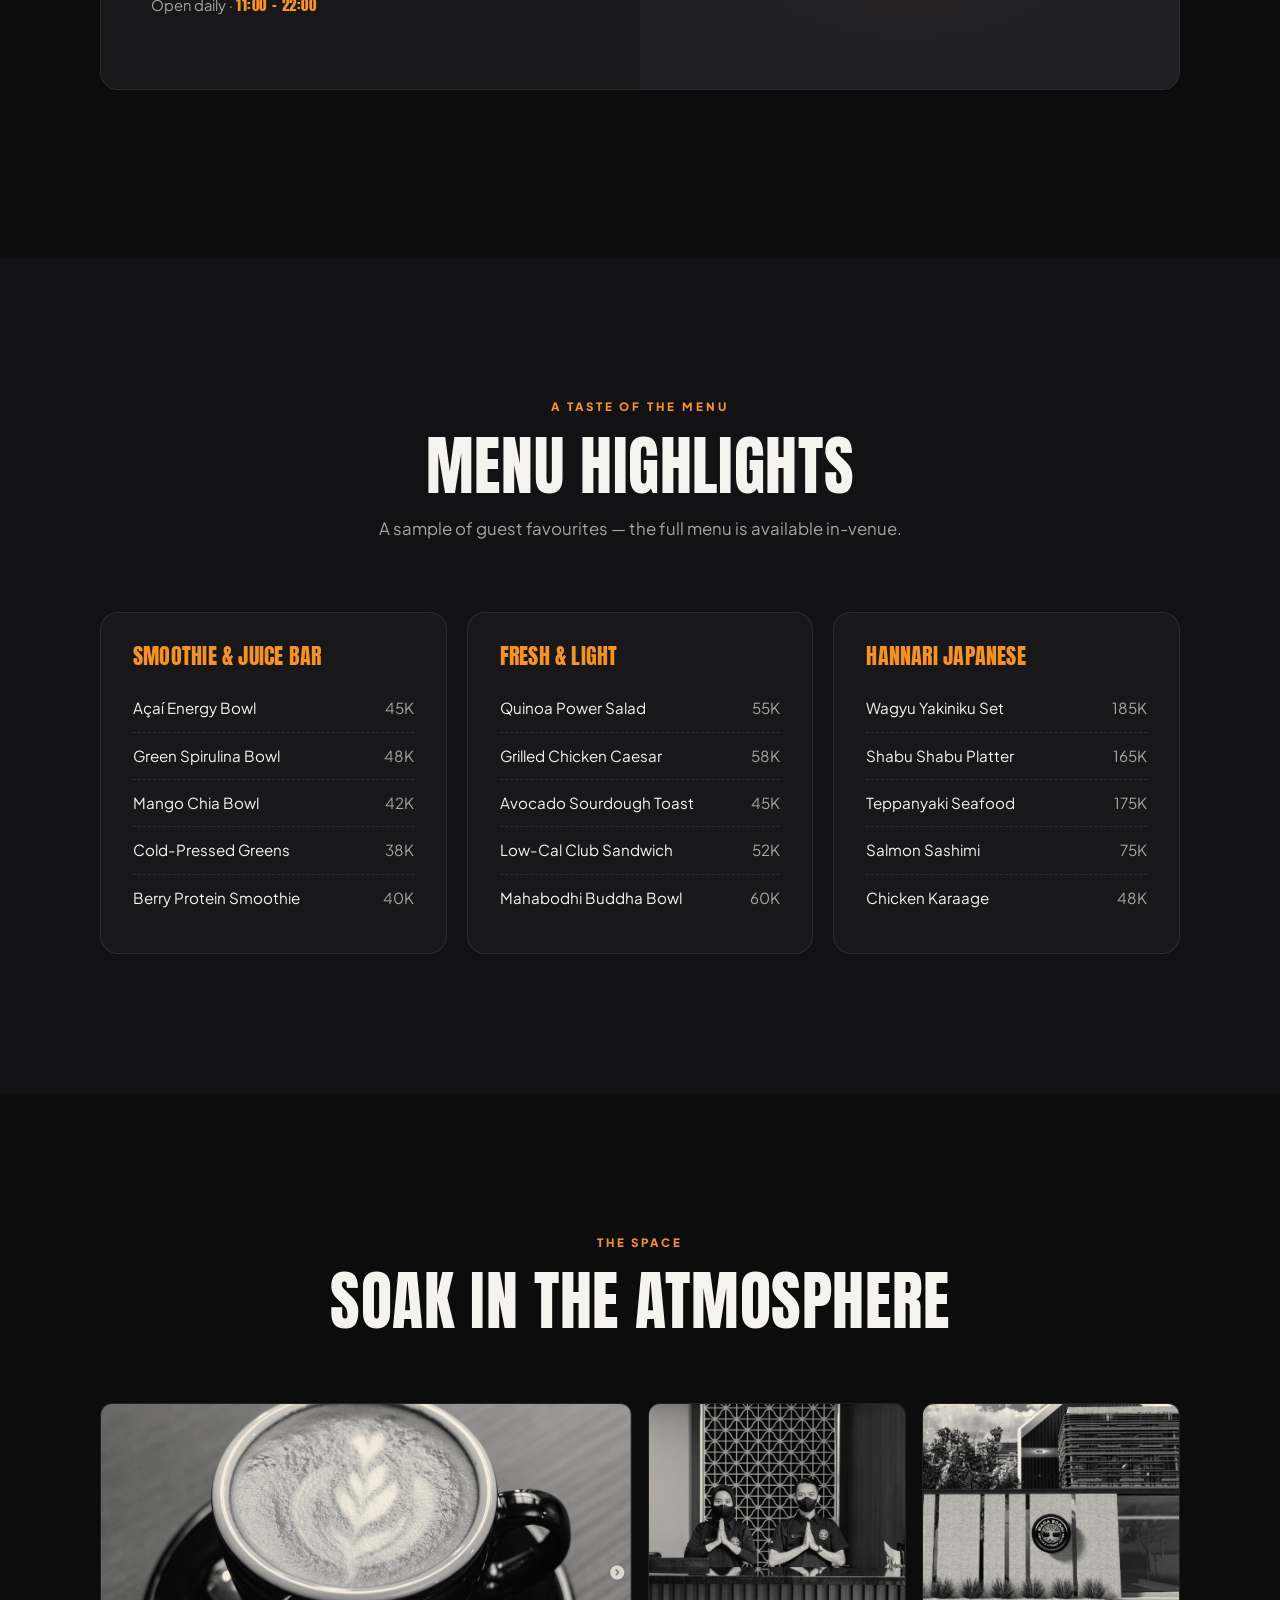
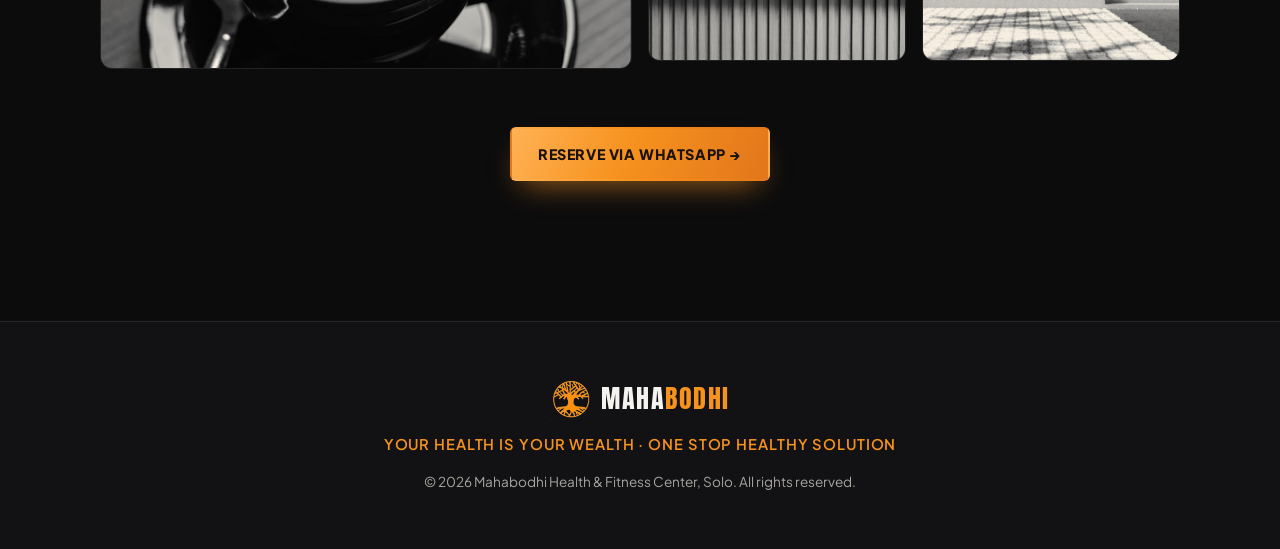
<file: restaurant.html>
<!DOCTYPE html>
<html lang="en">
<head>
  <meta charset="UTF-8" />
  <meta name="viewport" content="width=device-width, initial-scale=1.0" />
  <title>Restaurant · Mahabodhi Health &amp; Fitness · Solo</title>
  <meta name="description" content="Mahabodhi Eatery in Solo — Casa Fina Café & Healthy Bar and Hannari Japanese BBQ & Teppanyaki. Healthy food that tastes incredible." />
  <link rel="preconnect" href="https://fonts.googleapis.com" />
  <link rel="preconnect" href="https://fonts.gstatic.com" crossorigin />
  <link href="https://fonts.googleapis.com/css2?family=Anton&family=Permanent+Marker&family=Plus+Jakarta+Sans:wght@300;400;500;600;700;800&display=swap" rel="stylesheet" />
  <link rel="stylesheet" href="styles.css" />
</head>
<body>

  <!-- NAV -->
  <header class="nav scrolled" id="nav">
    <div class="nav__inner">
      <a href="index.html" class="brand" aria-label="Mahabodhi home">
        <span class="brand__leaf" aria-hidden="true"><img src="assets/logo-tree.png" alt="" /></span>
        <span class="brand__text">MAHA<strong>BODHI</strong></span>
      </a>
      <nav class="nav__links" id="navLinks">
        <a href="index.html#about" data-i18n="nav.about">About</a>
        <a href="group-training.html" data-i18n="nav.training">Group Training</a>
        <a href="restaurant.html" aria-current="page" data-i18n="nav.restaurant">Restaurant</a>
        <a href="team.html" data-i18n="nav.team">Our Team</a>
        <a href="index.html#gallery" data-i18n="nav.gallery">Gallery</a>
        <a href="index.html#community" data-i18n="nav.community">Community</a>
        <a href="index.html#contact" class="nav__cta" data-i18n="nav.cta">Join Us</a>
      </nav>
      <div class="nav__right">
        <div class="nav__lang">
          <span class="nav__lang-ic" aria-hidden="true">
            <svg viewBox="0 0 24 24" fill="none" xmlns="http://www.w3.org/2000/svg"><circle cx="12" cy="12" r="9" stroke="currentColor" stroke-width="1.6"/><path d="M3 12h18M12 3c2.5 2.5 2.5 15 0 18M12 3c-2.5 2.5-2.5 15 0 18" stroke="currentColor" stroke-width="1.6"/></svg>
          </span>
          <select id="langSelect" aria-label="Select language">
            <option value="en">EN</option><option value="id">ID</option><option value="jv">JV</option>
          </select>
        </div>
        <button class="nav__toggle" id="navToggle" aria-label="Toggle menu" aria-expanded="false">
          <span></span><span></span><span></span>
        </button>
      </div>
    </div>
  </header>

  <!-- PAGE HERO -->
  <section class="page-hero">
    <div class="page-hero__bg" style="background-image:url('assets/coffee.jpg')"></div>
    <div class="container">
      <p class="eyebrow">Mahabodhi Eatery</p>
      <h1>The Restaurant</h1>
      <p class="page-hero__lead">Two concepts under one roof, steps from the gym floor — proof that eating well never means eating boring.</p>
    </div>
  </section>

  <!-- VENUES -->
  <section class="section">
    <div class="container" id="venuesWrap"></div>
  </section>

  <!-- MENU HIGHLIGHTS -->
  <section class="section" style="background:var(--bg-soft)">
    <div class="container">
      <div class="section__head reveal">
        <p class="eyebrow">A Taste Of The Menu</p>
        <h2 class="section__title">Menu highlights</h2>
        <p class="section__intro">A sample of guest favourites — the full menu is available in-venue.</p>
      </div>
      <div class="menu__grid" id="menuGrid"></div>
    </div>
  </section>

  <!-- AMBIANCE -->
  <section class="gallery section">
    <div class="container">
      <div class="section__head reveal">
        <p class="eyebrow">The Space</p>
        <h2 class="section__title">Soak in the atmosphere</h2>
      </div>
      <div class="gallery__grid">
        <figure class="gallery__item gallery__item--wide reveal"><img src="assets/coffee.jpg" alt="Specialty coffee at Casa Fina" loading="lazy" /><figcaption>Casa Fina Café</figcaption></figure>
        <figure class="gallery__item reveal"><img src="assets/reception.jpg" alt="Warm welcome at the front desk" loading="lazy" /><figcaption>A Warm Welcome</figcaption></figure>
        <figure class="gallery__item reveal"><img src="assets/building.jpg" alt="Maha Bodhi building exterior" loading="lazy" /><figcaption>Find Us In Solo</figcaption></figure>
      </div>
      <div class="section__cta reveal">
        <a href="https://wa.me/6281229120550" target="_blank" rel="noopener noreferrer" class="btn btn--primary">Reserve via WhatsApp →</a>
      </div>
    </div>
  </section>

  <!-- FOOTER -->
  <footer class="footer">
    <div class="container footer__inner">
      <a href="index.html" class="brand brand--footer">
        <span class="brand__leaf" aria-hidden="true"><img src="assets/logo-tree.png" alt="" /></span>
        <span class="brand__text">MAHA<strong>BODHI</strong></span>
      </a>
      <p class="footer__tag" data-i18n="footer.tag">Your Health Is Your Wealth · One Stop Healthy Solution</p>
      <p class="footer__copy">© <span id="year"></span> <span data-i18n="footer.copy">Mahabodhi Health &amp; Fitness Center, Solo. All rights reserved.</span></p>
    </div>
  </footer>

  <script src="i18n.js"></script>
  <script src="content.js"></script>
  <script src="script.js"></script>
</body>
</html>
</file>
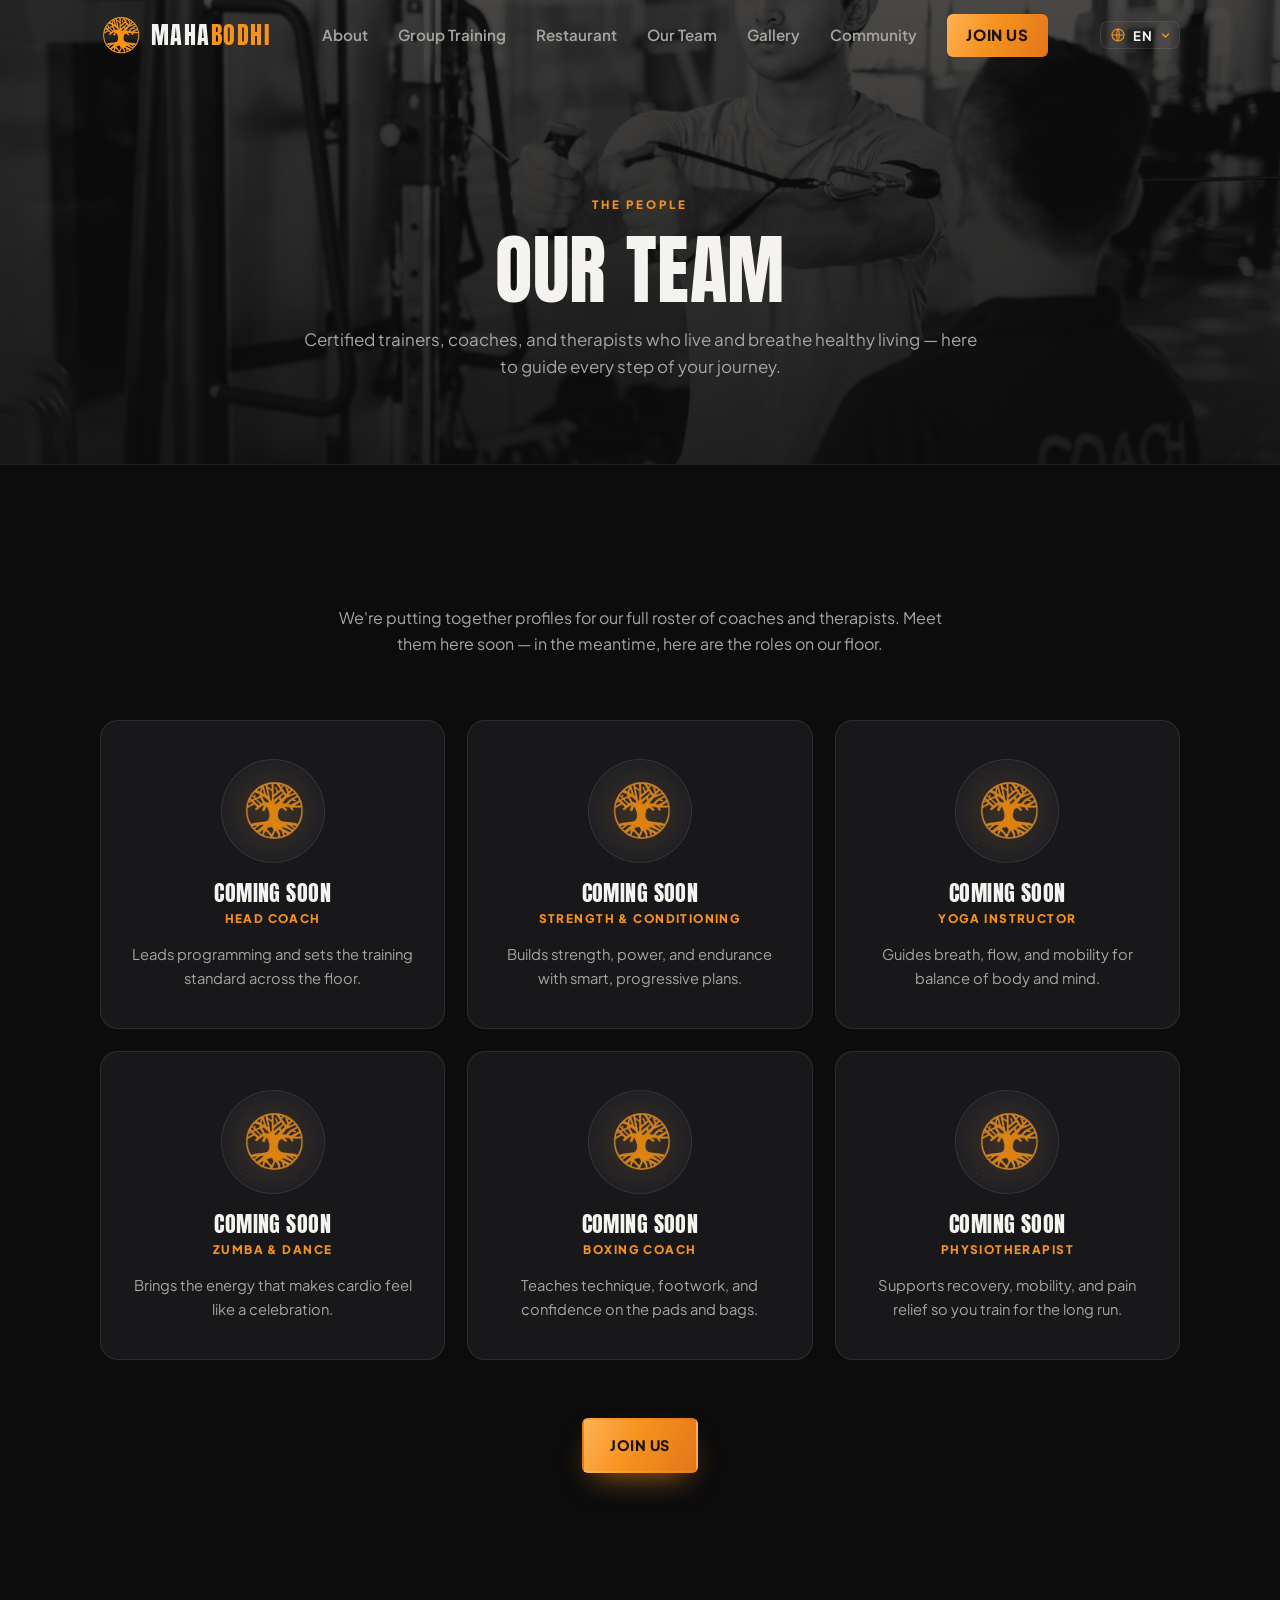
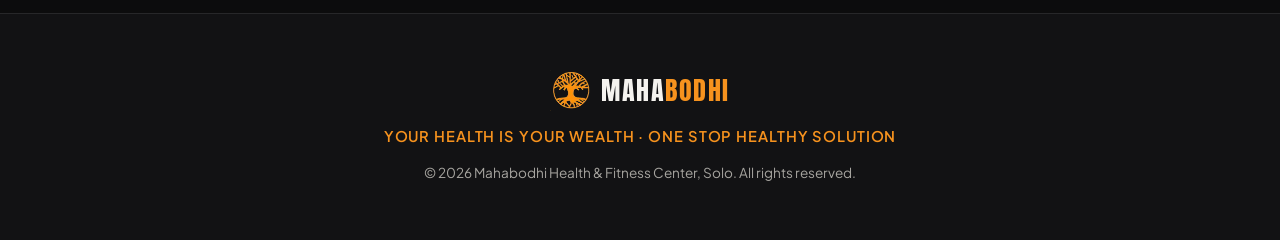
<file: team.html>
<!DOCTYPE html>
<html lang="en">
<head>
  <meta charset="UTF-8" />
  <meta name="viewport" content="width=device-width, initial-scale=1.0" />
  <title>Our Team · Mahabodhi Health &amp; Fitness · Solo</title>
  <meta name="description" content="Meet the trainers, coaches, and therapists behind Mahabodhi Health & Fitness Center in Solo." />
  <link rel="preconnect" href="https://fonts.googleapis.com" />
  <link rel="preconnect" href="https://fonts.gstatic.com" crossorigin />
  <link href="https://fonts.googleapis.com/css2?family=Anton&family=Permanent+Marker&family=Plus+Jakarta+Sans:wght@300;400;500;600;700;800&display=swap" rel="stylesheet" />
  <link rel="stylesheet" href="styles.css" />
</head>
<body>

  <!-- NAV -->
  <header class="nav scrolled" id="nav">
    <div class="nav__inner">
      <a href="index.html" class="brand" aria-label="Mahabodhi home">
        <span class="brand__leaf" aria-hidden="true"><img src="assets/logo-tree.png" alt="" /></span>
        <span class="brand__text">MAHA<strong>BODHI</strong></span>
      </a>
      <nav class="nav__links" id="navLinks">
        <a href="index.html#about" data-i18n="nav.about">About</a>
        <a href="group-training.html" data-i18n="nav.training">Group Training</a>
        <a href="restaurant.html" data-i18n="nav.restaurant">Restaurant</a>
        <a href="team.html" aria-current="page" data-i18n="nav.team">Our Team</a>
        <a href="index.html#gallery" data-i18n="nav.gallery">Gallery</a>
        <a href="index.html#community" data-i18n="nav.community">Community</a>
        <a href="index.html#contact" class="nav__cta" data-i18n="nav.cta">Join Us</a>
      </nav>
      <div class="nav__right">
        <div class="nav__lang">
          <span class="nav__lang-ic" aria-hidden="true">
            <svg viewBox="0 0 24 24" fill="none" xmlns="http://www.w3.org/2000/svg"><circle cx="12" cy="12" r="9" stroke="currentColor" stroke-width="1.6"/><path d="M3 12h18M12 3c2.5 2.5 2.5 15 0 18M12 3c-2.5 2.5-2.5 15 0 18" stroke="currentColor" stroke-width="1.6"/></svg>
          </span>
          <select id="langSelect" aria-label="Select language">
            <option value="en">EN</option><option value="id">ID</option><option value="jv">JV</option>
          </select>
        </div>
        <button class="nav__toggle" id="navToggle" aria-label="Toggle menu" aria-expanded="false">
          <span></span><span></span><span></span>
        </button>
      </div>
    </div>
  </header>

  <!-- PAGE HERO -->
  <section class="page-hero">
    <div class="page-hero__bg" style="background-image:url('assets/coaching.jpg')"></div>
    <div class="container">
      <p class="eyebrow">The People</p>
      <h1>Our Team</h1>
      <p class="page-hero__lead">Certified trainers, coaches, and therapists who live and breathe healthy living — here to guide every step of your journey.</p>
    </div>
  </section>

  <!-- TEAM -->
  <section class="section">
    <div class="container">
      <p class="team__note reveal" id="teamNote"></p>
      <div class="team__grid" id="teamGrid"></div>
      <div class="section__cta reveal">
        <a href="index.html#contact" class="btn btn--primary" data-i18n="nav.cta">Join Us</a>
      </div>
    </div>
  </section>

  <!-- FOOTER -->
  <footer class="footer">
    <div class="container footer__inner">
      <a href="index.html" class="brand brand--footer">
        <span class="brand__leaf" aria-hidden="true"><img src="assets/logo-tree.png" alt="" /></span>
        <span class="brand__text">MAHA<strong>BODHI</strong></span>
      </a>
      <p class="footer__tag" data-i18n="footer.tag">Your Health Is Your Wealth · One Stop Healthy Solution</p>
      <p class="footer__copy">© <span id="year"></span> <span data-i18n="footer.copy">Mahabodhi Health &amp; Fitness Center, Solo. All rights reserved.</span></p>
    </div>
  </footer>

  <script src="i18n.js"></script>
  <script src="content.js"></script>
  <script src="script.js"></script>
</body>
</html>
</file>
<file: styles.css>
/* ===== Mahabodhi Health & Fitness — Stylesheet ===== */
/* Brand: bold orange + black + grayscale, grunge/brush energy, gold tree emblem */
:root{
  --bg:        #0c0c0d;
  --bg-soft:   #121214;
  --surface:   #18181b;
  --surface-2: #202024;
  --line:      rgba(255,255,255,.09);
  --text:      #f5f3ef;
  --muted:     #a7a5a0;
  --orange:    #f6921e;
  --orange-deep:#e2761b;
  --orange-soft:#ffb155;
  --gold:      #e0b53f;
  --grad: linear-gradient(115deg,#ffb155,#f6921e 45%,#e2761b);
  --grad-gold: linear-gradient(120deg,#e0b53f,#f6921e);
  --radius: 18px;
  --radius-sm: 12px;
  --shadow: 0 24px 60px -24px rgba(0,0,0,.75);
  --maxw: 1160px;
  --ease: cubic-bezier(.22,.61,.36,1);
  /* fades a grayscale photo into the brand orange on hover */
  --brand-tint: sepia(.75) saturate(2) hue-rotate(-10deg) brightness(1.03) contrast(1.02);
}

*{box-sizing:border-box;margin:0;padding:0}
html{scroll-behavior:smooth}
body{
  font-family:"Plus Jakarta Sans",system-ui,sans-serif;
  background:var(--bg);
  color:var(--text);
  line-height:1.6;
  -webkit-font-smoothing:antialiased;
  overflow-x:hidden;
}
a{color:inherit;text-decoration:none}
img{max-width:100%;display:block}
.container{width:100%;max-width:var(--maxw);margin-inline:auto;padding-inline:clamp(20px,5vw,40px)}
.section{padding:clamp(72px,11vw,140px) 0}

h1,h2,h3{font-family:"Anton",Impact,sans-serif;font-weight:400;line-height:.98;letter-spacing:.01em;text-transform:uppercase}
.grad{background:var(--grad);-webkit-background-clip:text;background-clip:text;color:transparent}

.eyebrow{
  text-transform:uppercase;letter-spacing:.26em;font-size:.72rem;font-weight:800;
  color:var(--orange);margin-bottom:18px;
}
.section__title{font-size:clamp(2.2rem,5.2vw,4rem);margin-bottom:18px}
.section__head{max-width:640px;margin:0 auto clamp(40px,6vw,70px);text-align:center}
.section__intro{color:var(--muted);font-size:1.05rem}

/* ===== Buttons ===== */
.btn{
  display:inline-flex;align-items:center;justify-content:center;gap:.5em;
  padding:.95em 1.8em;border-radius:6px;font-weight:800;font-size:.9rem;letter-spacing:.04em;text-transform:uppercase;
  cursor:pointer;border:2px solid transparent;transition:transform .25s var(--ease),box-shadow .25s var(--ease),background .25s,color .25s;
  white-space:nowrap;
}
.btn--primary{background:var(--grad);color:#1a1206;box-shadow:0 14px 30px -12px rgba(246,146,30,.65)}
.btn--primary:hover{transform:translateY(-3px);box-shadow:0 20px 42px -12px rgba(246,146,30,.8)}
.btn--ghost{border-color:var(--orange);color:var(--orange);background:transparent}
.btn--ghost:hover{background:var(--orange);color:#1a1206;transform:translateY(-3px)}
.btn--full{width:100%}

/* ===== Nav ===== */
.nav{position:fixed;inset:0 0 auto 0;z-index:50;transition:background .3s,border-color .3s,backdrop-filter .3s;border-bottom:1px solid transparent}
.nav.scrolled{background:rgba(12,12,13,.85);backdrop-filter:blur(14px);border-bottom-color:var(--line)}
.nav__inner{max-width:var(--maxw);margin-inline:auto;padding:14px clamp(20px,5vw,40px);display:flex;align-items:center;justify-content:space-between}
.brand{display:flex;align-items:center;gap:11px;font-family:"Anton",sans-serif;font-size:1.5rem;letter-spacing:.06em;text-transform:uppercase}
.brand__text strong{color:var(--orange);font-weight:400}
.brand__leaf{width:40px;height:40px;display:grid;place-items:center;flex:none}
.brand__leaf svg,.brand__leaf img{width:100%;height:100%;object-fit:contain}
.nav__links{display:flex;align-items:center;gap:30px;font-weight:600;font-size:.95rem}
.nav__links a{color:var(--muted);transition:color .2s}
.nav__links a:hover{color:var(--text)}
.nav__cta{padding:.6em 1.3em;border-radius:6px;background:var(--grad);color:#1a1206!important;font-weight:800;text-transform:uppercase;letter-spacing:.04em}
.nav__cta:hover{transform:translateY(-2px)}
.nav__toggle{display:none;flex-direction:column;gap:5px;background:none;border:0;cursor:pointer;padding:6px}
.nav__toggle span{width:24px;height:2px;background:var(--text);transition:.3s}
.nav__right{display:flex;align-items:center;gap:12px}
.nav__lang{display:flex;align-items:center;gap:7px;border:1px solid var(--line);border-radius:8px;padding:5px 9px;background:rgba(255,255,255,.03);transition:border-color .2s}
.nav__lang:hover{border-color:var(--orange)}
.nav__lang-ic{width:16px;height:16px;color:var(--orange);display:grid;place-items:center;flex:none}
.nav__lang-ic svg{width:100%;height:100%}
.nav__lang select{appearance:none;-webkit-appearance:none;background:transparent;border:0;color:var(--text);font-family:inherit;font-weight:700;font-size:.82rem;letter-spacing:.08em;cursor:pointer;padding:0 16px 0 0;line-height:1;
  background-image:url("data:image/svg+xml,%3Csvg xmlns='http://www.w3.org/2000/svg' viewBox='0 0 12 12'%3E%3Cpath d='M2 4l4 4 4-4' stroke='%23f6921e' stroke-width='1.8' fill='none' stroke-linecap='round' stroke-linejoin='round'/%3E%3C/svg%3E");background-repeat:no-repeat;background-position:right center;background-size:9px}
.nav__lang select:focus{outline:none}
.nav__lang option{color:#15140f;background:#fff}

/* ===== Hero ===== */
.hero{position:relative;min-height:100vh;display:flex;flex-direction:column;justify-content:center;align-items:center;text-align:center;padding:120px 20px 80px;overflow:hidden}
.hero__bg{position:absolute;inset:0;z-index:-3;
  background:
    linear-gradient(180deg, rgba(12,12,13,.72), rgba(12,12,13,.80) 55%, #0a0a0b 100%),
    radial-gradient(120% 80% at 50% -10%, rgba(29,25,22,.5) 0%, transparent 58%),
    url('assets/building.jpg') center/cover no-repeat;}
.hero__glow{position:absolute;width:620px;height:620px;border-radius:50%;
  background:radial-gradient(circle, rgba(246,146,30,.22), transparent 65%);
  top:-160px;filter:blur(30px);z-index:-1;animation:float 9s ease-in-out infinite}
@keyframes float{0%,100%{transform:translateY(0)}50%{transform:translateY(28px)}}
.hero__content{max-width:860px;position:relative}
.hero__title{font-size:clamp(3.2rem,10vw,7rem);margin-bottom:24px;line-height:.9}
.hero__lead{font-size:clamp(1.05rem,2vw,1.3rem);color:var(--muted);max-width:640px;margin:0 auto 36px}
.hero__lead strong{color:var(--text)}
.hero__actions{display:flex;gap:14px;justify-content:center;flex-wrap:wrap;margin-bottom:64px}
.hero__stats{display:flex;gap:clamp(28px,6vw,72px);justify-content:center;flex-wrap:wrap}
.stat{display:flex;flex-direction:column;align-items:center}
.stat__num{font-family:"Anton",sans-serif;font-size:clamp(2.2rem,5vw,3rem);color:var(--orange)}
.stat__label{font-size:.74rem;letter-spacing:.16em;text-transform:uppercase;color:var(--muted)}
.hero__scroll{position:absolute;bottom:26px;left:50%;transform:translateX(-50%);width:26px;height:42px;border:2px solid var(--line);border-radius:14px;display:grid;justify-items:center;padding-top:7px}
.hero__scroll span{width:4px;height:8px;background:var(--orange);border-radius:4px;animation:scroll 1.6s infinite}
@keyframes scroll{0%{opacity:0;transform:translateY(-4px)}40%{opacity:1}100%{opacity:0;transform:translateY(12px)}}

/* ===== Marquee ===== */
.marquee{background:var(--orange);overflow:hidden;padding:14px 0;transform:rotate(-1.4deg) scale(1.04);margin:10px 0}
.marquee__track{display:flex;gap:30px;width:max-content;animation:marquee 28s linear infinite;font-family:"Anton",sans-serif;font-size:1.35rem;letter-spacing:.04em;text-transform:uppercase;color:#1a1206}
.marquee__track span{color:#1a1206}
.marquee__track span:nth-child(even){color:#4a3208}
@keyframes marquee{to{transform:translateX(-50%)}}

/* ===== About ===== */
.about__grid{display:grid;grid-template-columns:1.1fr .9fr;gap:clamp(40px,6vw,80px);align-items:center}
.about__text p{color:var(--muted);margin-bottom:18px}
.about__text em{color:var(--gold);font-style:italic}
.about__text strong{color:var(--text)}
.about__pillars{list-style:none;margin-top:30px;display:grid;gap:14px}
.about__pillars li{display:flex;align-items:center;gap:16px;font-weight:700;font-size:1.05rem}
.about__pillars li>span:first-child{font-family:"Anton",sans-serif;color:var(--orange);font-size:1.05rem;border:2px solid var(--line);border-radius:8px;width:44px;height:44px;display:grid;place-items:center;flex:none}
.about__visual{display:grid;gap:20px}
.about__photo{border-radius:var(--radius);overflow:hidden;border:1px solid var(--line);box-shadow:var(--shadow);aspect-ratio:16/10}
.about__photo img{width:100%;height:100%;object-fit:cover;display:block;transition:transform .6s var(--ease),filter .6s var(--ease)}
.about__photo:hover img{transform:scale(1.04);filter:var(--brand-tint)}
.about__card{background:var(--surface);border:1px solid var(--line);border-radius:var(--radius);padding:40px;box-shadow:var(--shadow)}
.about__card--main{position:relative;text-align:center;padding-block:56px;overflow:hidden;background:
  radial-gradient(120% 100% at 50% 0%, rgba(246,146,30,.14), transparent 60%), var(--surface)}
.about__card--main::before{content:"";position:absolute;top:-40px;left:-40px;width:160px;height:160px;background:var(--grad);opacity:.18;transform:rotate(-20deg);clip-path:polygon(0 40%,30% 15%,60% 48%,100% 20%,100% 70%,65% 92%,30% 60%,0 88%)}
.about__leaf{width:72px;height:72px;margin:0 auto 20px;position:relative}
.about__leaf img{width:100%;height:100%;object-fit:contain}
.about__quote{font-family:"Anton",sans-serif;font-size:2rem;color:var(--text);text-transform:uppercase;letter-spacing:.01em}
.about__sub{color:var(--orange);letter-spacing:.22em;text-transform:uppercase;font-size:.76rem;font-weight:700;margin-top:12px}
.about__card--badge{display:flex;flex-direction:column;gap:6px;border-left:3px solid var(--orange)}
.about__card--badge strong{font-size:1.05rem;font-weight:700}
.about__card--badge span{color:var(--muted);font-size:.92rem}

/* ===== Services ===== */
.services__grid{display:grid;grid-template-columns:repeat(4,1fr);gap:20px}
.svc{background:var(--surface);border:1px solid var(--line);border-radius:var(--radius);transition:transform .35s var(--ease),border-color .35s,background .35s;position:relative;overflow:hidden}
.svc:hover{transform:translateY(-8px);border-color:rgba(246,146,30,.4);background:var(--surface-2)}
.svc__img{height:170px;background-size:cover;background-position:center;position:relative;transition:transform .5s var(--ease),filter .5s var(--ease)}
.svc__img::after{content:"";position:absolute;inset:0;background:linear-gradient(180deg,transparent 40%,var(--surface));}
.svc:hover .svc__img{transform:scale(1.05);filter:var(--brand-tint)}
.svc__body{padding:24px 28px 32px;position:relative}
.svc__body::before{content:"";position:absolute;top:0;left:28px;right:28px;height:3px;background:var(--grad);transform:scaleX(0);transform-origin:left;transition:transform .35s var(--ease)}
.svc:hover .svc__body::before{transform:scaleX(1)}
.svc h3{font-size:1.5rem;margin-bottom:10px;letter-spacing:.02em}
.svc p{color:var(--muted);font-size:.95rem;margin-bottom:18px}
.svc__tag{font-size:.7rem;letter-spacing:.14em;text-transform:uppercase;font-weight:700;color:var(--orange);border:1px solid rgba(246,146,30,.4);padding:.4em .9em;border-radius:100px}

/* ===== Classes ===== */
.classes{background:var(--bg-soft)}
.classes__grid{display:grid;grid-template-columns:repeat(4,1fr);gap:18px}
.class-card{background:var(--surface);border:1px solid var(--line);border-radius:var(--radius-sm);padding:26px;transition:transform .3s var(--ease),box-shadow .3s,border-color .3s}
.class-card:hover{transform:translateY(-6px);box-shadow:var(--shadow);border-color:rgba(246,146,30,.35)}
.class-card__top{display:flex;align-items:center;justify-content:space-between;gap:10px;margin-bottom:12px}
.class-card h3{font-size:1.3rem;letter-spacing:.02em}
.class-card p{color:var(--muted);font-size:.9rem}
.pill{font-size:.64rem;font-weight:800;letter-spacing:.1em;text-transform:uppercase;padding:.4em .8em;border-radius:100px;white-space:nowrap;flex:none}
.pill--cardio{background:rgba(246,146,30,.18);color:var(--orange-soft)}
.pill--strength{background:rgba(224,181,63,.16);color:var(--gold)}
.pill--mind{background:rgba(255,255,255,.08);color:var(--text)}

/* ===== Eatery ===== */
.eatery__grid{display:grid;grid-template-columns:1fr 1fr;gap:24px}
.eatery__card{position:relative;background:var(--surface);border:1px solid var(--line);border-radius:var(--radius);padding:44px;overflow:hidden}
.eatery__card::before{content:"";position:absolute;top:0;left:0;width:100%;height:5px;background:var(--grad)}
.eatery__floor{display:inline-block;font-size:.7rem;letter-spacing:.18em;text-transform:uppercase;font-weight:800;color:#1a1206;background:var(--grad-gold);padding:.45em 1em;border-radius:100px;margin-bottom:18px}
.eatery__card h3{font-size:1.8rem;margin-bottom:14px;letter-spacing:.02em}
.eatery__card p{color:var(--muted);margin-bottom:22px}
.chips{list-style:none;display:flex;flex-wrap:wrap;gap:10px}
.chips li{font-size:.82rem;background:var(--surface-2);border:1px solid var(--line);padding:.5em 1em;border-radius:100px;color:var(--text)}

/* ===== Gallery ===== */
.gallery__grid{display:grid;grid-template-columns:repeat(4,1fr);gap:16px;grid-auto-flow:dense}
.gallery__item{position:relative;margin:0;border-radius:var(--radius-sm);overflow:hidden;border:1px solid var(--line);aspect-ratio:1/1;cursor:pointer}
.gallery__item--wide{grid-column:span 2;aspect-ratio:2/1}
.gallery__item img{width:100%;height:100%;object-fit:cover;display:block;transition:transform .6s var(--ease),filter .5s var(--ease)}
.gallery__item:hover img{transform:scale(1.08);filter:var(--brand-tint)}
.gallery__item figcaption{position:absolute;left:0;right:0;bottom:0;padding:28px 18px 14px;
  font-family:"Anton",sans-serif;text-transform:uppercase;letter-spacing:.03em;font-size:1rem;
  color:var(--text);background:linear-gradient(transparent,rgba(8,8,9,.88));
  transform:translateY(6px);opacity:0;transition:opacity .35s,transform .35s}
.gallery__item:hover figcaption{opacity:1;transform:none}
.gallery__item::after{content:"";position:absolute;inset:0;box-shadow:inset 0 0 0 0 var(--orange);transition:box-shadow .35s}
.gallery__item:hover::after{box-shadow:inset 0 0 0 3px var(--orange)}

/* ===== Community ===== */
.community{background:var(--bg-soft)}
.community__grid{display:grid;grid-template-columns:repeat(3,1fr);gap:20px;margin-bottom:48px}
.event{display:flex;gap:20px;background:var(--surface);border:1px solid var(--line);border-radius:var(--radius);padding:28px;transition:border-color .3s,transform .3s}
.event:hover{border-color:var(--orange);transform:translateY(-4px)}
.event__date{flex:none;width:66px;text-align:center;display:flex;flex-direction:column;gap:4px;padding-top:4px}
.event__day{font-family:"Anton",sans-serif;font-size:1.6rem;color:var(--orange)}
.event__time{font-size:.78rem;color:var(--muted);letter-spacing:.05em}
.event__body h3{font-size:1.25rem;margin-bottom:8px;letter-spacing:.02em}
.event__body p{color:var(--muted);font-size:.9rem}
.community__cta{text-align:center;display:flex;flex-direction:column;gap:16px;align-items:center}
.community__cta p{color:var(--muted);letter-spacing:.04em}

/* ===== Contact ===== */
.contact__grid{display:grid;grid-template-columns:1fr 1fr;gap:clamp(40px,6vw,70px);align-items:start}
.contact__lead{color:var(--muted);margin-bottom:32px}
.contact__list{list-style:none;display:grid;gap:20px}
.contact__list li{display:flex;gap:16px;align-items:flex-start}
.contact__ic{font-size:1.25rem;flex:none;width:46px;height:46px;display:grid;place-items:center;background:var(--surface);border:1px solid var(--line);border-radius:12px}
.contact__list strong{color:var(--text);font-weight:700}
.contact__list div{color:var(--muted);font-size:.95rem}
.contact__list a:hover{color:var(--orange)}
.contact__form{background:var(--surface);border:1px solid var(--line);border-radius:var(--radius);padding:clamp(28px,4vw,40px);box-shadow:var(--shadow)}
.contact__form h3{font-size:1.7rem;margin-bottom:24px;letter-spacing:.02em}
.field{margin-bottom:18px}
.field label{display:block;font-size:.78rem;font-weight:700;letter-spacing:.06em;text-transform:uppercase;margin-bottom:7px;color:var(--muted)}
.field input,.field select,.field textarea{
  width:100%;padding:.85em 1em;background:var(--bg);border:1px solid var(--line);border-radius:10px;
  color:var(--text);font-family:inherit;font-size:.95rem;transition:border-color .2s;resize:vertical}
.field input:focus,.field select:focus,.field textarea:focus{outline:none;border-color:var(--orange)}
.form__note{margin-top:16px;text-align:center;color:var(--orange);font-weight:700}

/* ===== Footer ===== */
.footer{border-top:1px solid var(--line);padding:56px 0;text-align:center;background:var(--bg-soft)}
.footer__inner{display:flex;flex-direction:column;align-items:center;gap:14px}
.brand--footer{font-size:1.6rem}
.footer__tag{color:var(--orange);letter-spacing:.06em;font-size:.92rem;font-weight:600;text-transform:uppercase}
.footer__copy{color:var(--muted);font-size:.85rem}

/* ===== Reveal animation ===== */
.reveal{opacity:0;transform:translateY(34px);transition:opacity .8s var(--ease),transform .8s var(--ease)}
.reveal.in{opacity:1;transform:none}

/* ===== Responsive ===== */
@media(max-width:980px){
  .services__grid,.classes__grid,.gallery__grid{grid-template-columns:repeat(2,1fr)}
  .about__grid,.eatery__grid,.contact__grid{grid-template-columns:1fr}
  .community__grid{grid-template-columns:1fr}
}
@media(max-width:960px){
  .nav__links{position:fixed;inset:64px 16px auto 16px;flex-direction:column;align-items:stretch;gap:6px;
    background:rgba(18,18,20,.97);backdrop-filter:blur(16px);border:1px solid var(--line);border-radius:16px;
    padding:16px;transform:translateY(-12px);opacity:0;pointer-events:none;transition:.3s}
  .nav__links.open{transform:none;opacity:1;pointer-events:auto}
  .nav__links a{padding:12px 14px;border-radius:10px}
  .nav__links a:hover{background:var(--surface)}
  .nav__cta{text-align:center}
  .nav__toggle{display:flex}
  .nav__toggle.open span:nth-child(1){transform:translateY(7px) rotate(45deg)}
  .nav__toggle.open span:nth-child(2){opacity:0}
  .nav__toggle.open span:nth-child(3){transform:translateY(-7px) rotate(-45deg)}
}
@media(max-width:540px){
  .services__grid,.classes__grid{grid-template-columns:1fr}
  .gallery__item--wide{grid-column:span 2}
  .hero__stats{gap:24px}
}
/* Touch devices have no true hover — prevent sticky tap-hover (e.g. stuck orange tint) */
@media (hover: none){
  .gallery__item img,
  .svc__img,
  .about__photo img{filter:none !important;transform:none !important}
  .gallery__item::after{box-shadow:none !important}
  .gallery__item figcaption{opacity:1 !important;transform:none !important}
  .svc:hover,.class-card:hover,.event:hover{transform:none !important}
}
@media(prefers-reduced-motion:reduce){
  *{animation:none!important;scroll-behavior:auto}
  .reveal{opacity:1;transform:none;transition:none}
}

/* ===== Clickable service cards ===== */
.svc--link{color:inherit;text-decoration:none;display:block}
.svc--link .svc__body h3::after{content:" →";color:var(--orange);font-family:"Plus Jakarta Sans",sans-serif;font-weight:800}

/* ===== Section CTA ===== */
.section__cta{text-align:center;margin-top:clamp(38px,5vw,58px)}

/* ===== Sub-page hero ===== */
.page-hero{position:relative;padding:clamp(132px,18vw,196px) 0 clamp(52px,7vw,84px);text-align:center;overflow:hidden;border-bottom:1px solid var(--line)}
.page-hero__bg{position:absolute;inset:0;z-index:-1;background-size:cover;background-position:center}
.page-hero__bg::after{content:"";position:absolute;inset:0;background:linear-gradient(180deg,rgba(12,12,13,.74),rgba(12,12,13,.9))}
.page-hero .container{position:relative;z-index:1}
.page-hero h1{font-size:clamp(2.6rem,7vw,4.8rem);margin-bottom:8px}
.page-hero__lead{color:var(--muted);max-width:680px;margin:18px auto 0;font-size:1.06rem}

/* ===== Activities (Group Training) ===== */
.activities{display:grid;grid-template-columns:repeat(2,1fr);gap:20px}
.activity{background:var(--surface);border:1px solid var(--line);border-radius:var(--radius);padding:30px 30px 32px;transition:transform .3s var(--ease),border-color .3s}
.activity:hover{transform:translateY(-5px);border-color:rgba(246,146,30,.4)}
.activity__top{display:flex;align-items:center;justify-content:space-between;gap:12px;margin-bottom:12px}
.activity h3{font-size:1.55rem;letter-spacing:.02em}
.activity p{color:var(--muted);font-size:.96rem;margin-bottom:18px}
.activity__meta{display:flex;flex-wrap:wrap;gap:10px}
.activity__meta span{font-size:.74rem;letter-spacing:.06em;text-transform:uppercase;font-weight:700;color:var(--muted);background:var(--surface-2);border:1px solid var(--line);padding:.45em .9em;border-radius:100px}
.activity__meta span b{color:var(--orange);font-weight:800}

/* ===== Weekly schedule ===== */
.schedule{display:grid;gap:14px}
.sched-day{display:grid;grid-template-columns:130px 1fr;gap:22px;align-items:center;background:var(--surface);border:1px solid var(--line);border-radius:var(--radius-sm);padding:20px 26px}
.sched-day__name{font-family:"Anton",sans-serif;color:var(--orange);font-size:1.35rem;text-transform:uppercase;letter-spacing:.03em}
.sched-slots{display:flex;flex-wrap:wrap;gap:10px}
.slot{background:var(--surface-2);border:1px solid var(--line);border-radius:9px;padding:9px 13px;min-width:118px}
.slot b{display:block;font-family:"Anton",sans-serif;color:var(--orange);font-size:.82rem;letter-spacing:.05em}
.slot span{font-size:.86rem;color:var(--text)}
.sched-note{color:var(--muted);font-size:.9rem;text-align:center;margin-top:24px}

/* ===== Our Team ===== */
.team__grid{display:grid;grid-template-columns:repeat(3,1fr);gap:22px}
.coach{background:var(--surface);border:1px solid var(--line);border-radius:var(--radius);padding:38px 28px;text-align:center;transition:transform .3s var(--ease),border-color .3s}
.coach:hover{transform:translateY(-5px);border-color:rgba(246,146,30,.4)}
.coach__avatar{width:104px;height:104px;border-radius:50%;margin:0 auto 20px;display:grid;place-items:center;background:radial-gradient(circle,rgba(246,146,30,.14),transparent 70%),var(--surface-2);border:1px solid var(--line);overflow:hidden}
.coach__avatar img{width:64px;height:64px;object-fit:contain;opacity:.85}
.coach h3{font-size:1.35rem;letter-spacing:.02em}
.coach__role{color:var(--orange);text-transform:uppercase;letter-spacing:.12em;font-size:.74rem;font-weight:800;margin-top:6px}
.coach__bio{color:var(--muted);font-size:.92rem;margin-top:14px}
.team__note{text-align:center;color:var(--muted);max-width:620px;margin:0 auto clamp(40px,6vw,64px)}

/* ===== Restaurant venues ===== */
.venue{display:grid;grid-template-columns:1fr 1fr;background:var(--surface);border:1px solid var(--line);border-radius:var(--radius);overflow:hidden;margin-bottom:28px}
.venue__img{min-height:340px;background-size:cover;background-position:center}
.venue__img--brand{display:grid;place-items:center;background:radial-gradient(circle at 50% 40%,rgba(246,146,30,.16),transparent 65%),var(--surface-2)}
.venue__img--brand img{width:130px;height:130px;object-fit:contain;opacity:.9}
.venue:nth-child(even) .venue__img{order:2}
.venue__body{padding:clamp(30px,4vw,50px)}
.venue__floor{display:inline-block;font-size:.7rem;letter-spacing:.18em;text-transform:uppercase;font-weight:800;color:#1a1206;background:var(--grad-gold);padding:.45em 1em;border-radius:100px;margin-bottom:16px}
.venue__body h2{font-size:clamp(1.7rem,3.2vw,2.3rem);margin-bottom:14px}
.venue__body p{color:var(--muted);margin-bottom:22px}
.venue__hours{color:var(--text);font-size:.92rem;margin-top:18px}
.venue__hours b{color:var(--orange);font-family:"Anton",sans-serif;font-weight:400;letter-spacing:.04em}

/* ===== Menu highlights ===== */
.menu__grid{display:grid;grid-template-columns:repeat(3,1fr);gap:20px}
.menu__col{background:var(--surface);border:1px solid var(--line);border-radius:var(--radius);padding:32px}
.menu__col h3{font-size:1.4rem;margin-bottom:18px;color:var(--orange)}
.menu__col ul{list-style:none}
.menu__col li{display:flex;justify-content:space-between;gap:14px;padding:11px 0;border-bottom:1px dashed var(--line);font-size:.95rem}
.menu__col li:last-child{border-bottom:0}
.menu__col li span{color:var(--muted);white-space:nowrap}

@media(max-width:860px){
  .activities,.team__grid,.menu__grid{grid-template-columns:1fr}
  .venue{grid-template-columns:1fr}
  .venue__img{min-height:240px;order:0 !important}
  .sched-day{grid-template-columns:1fr;gap:12px}
}
</file>
